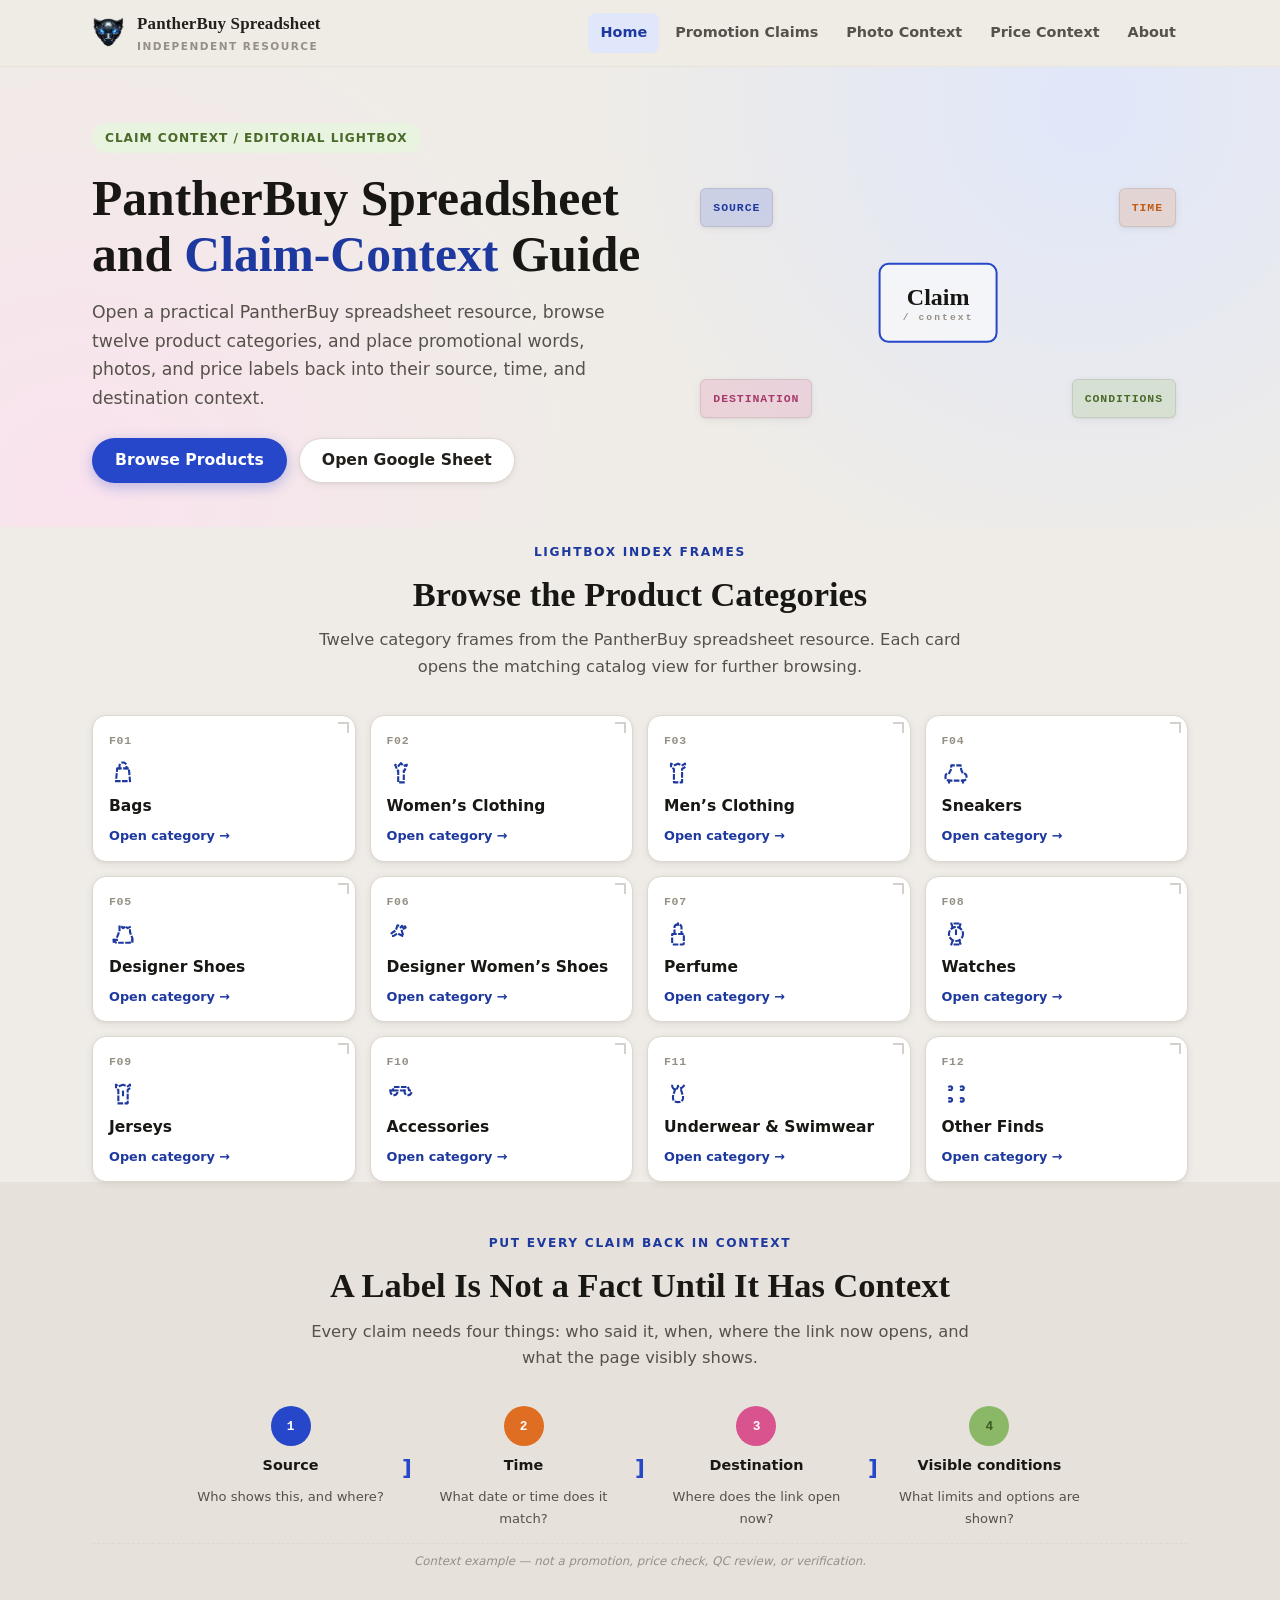
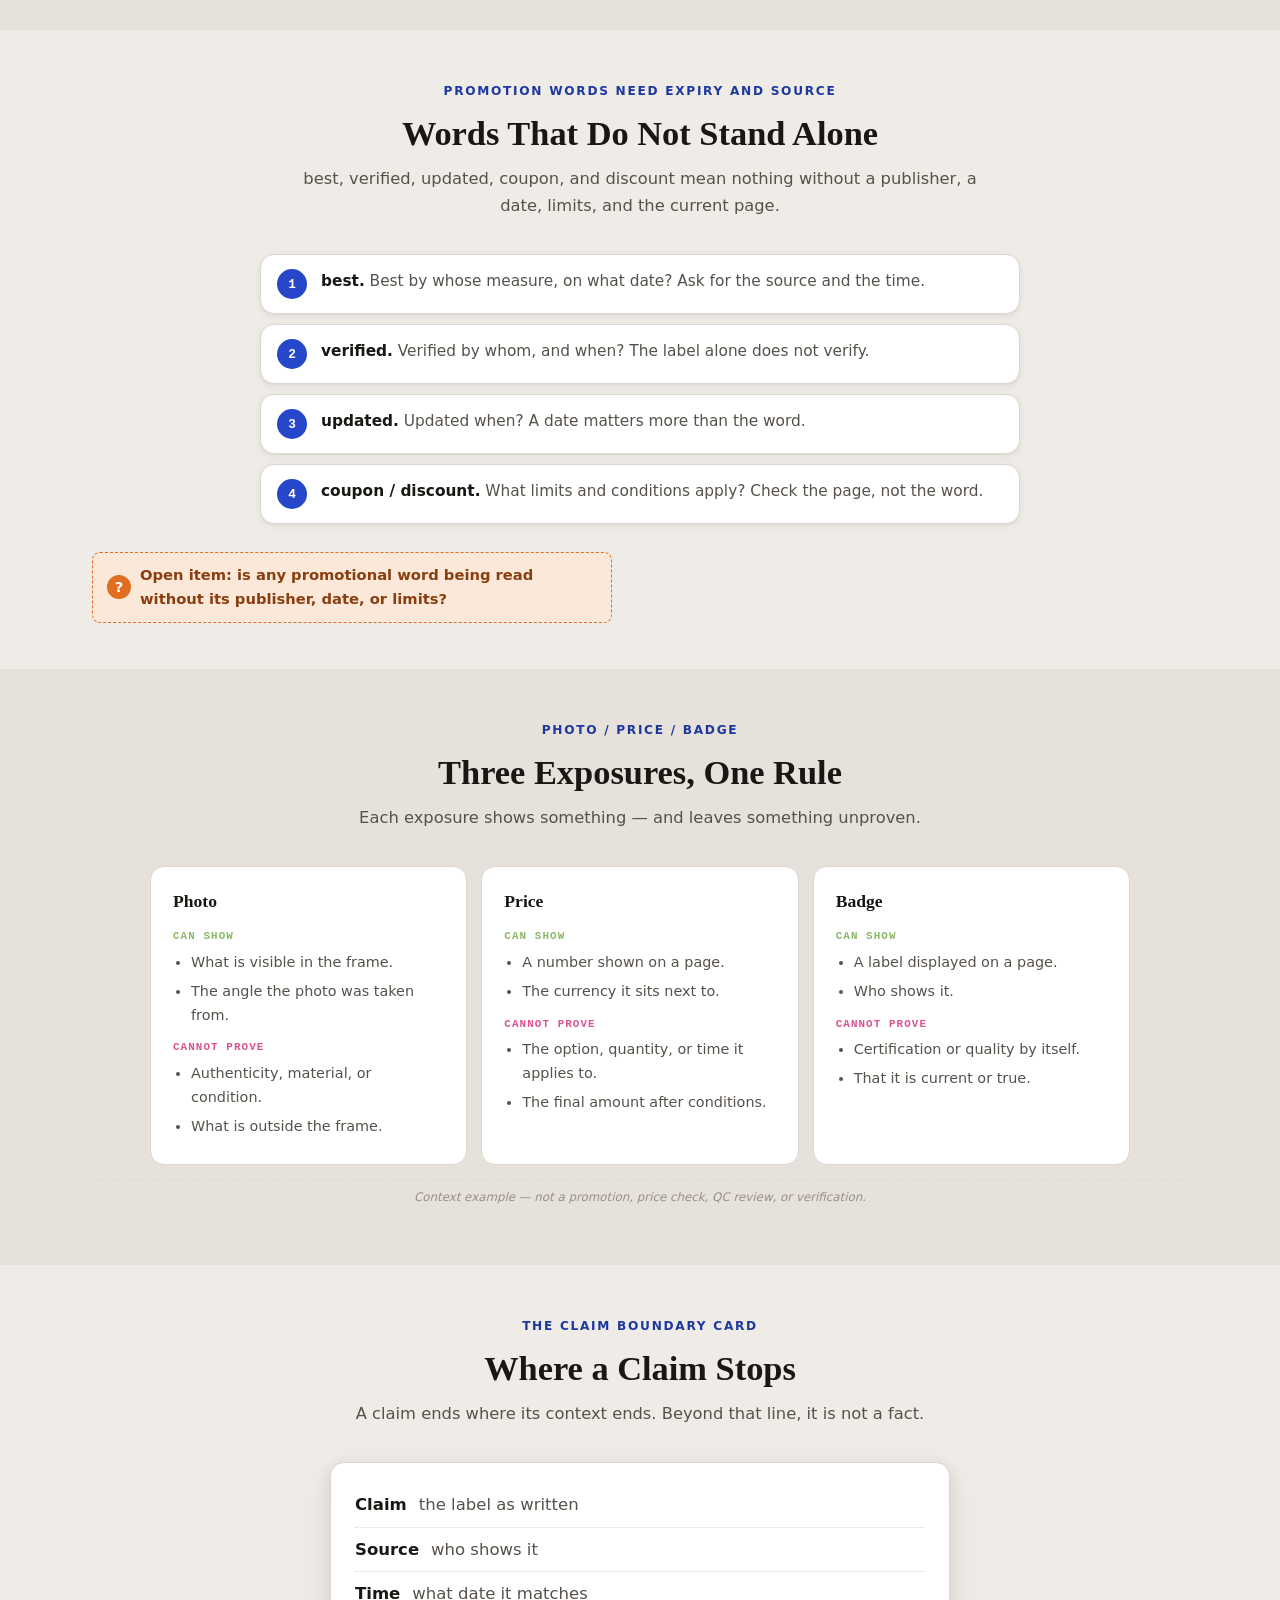
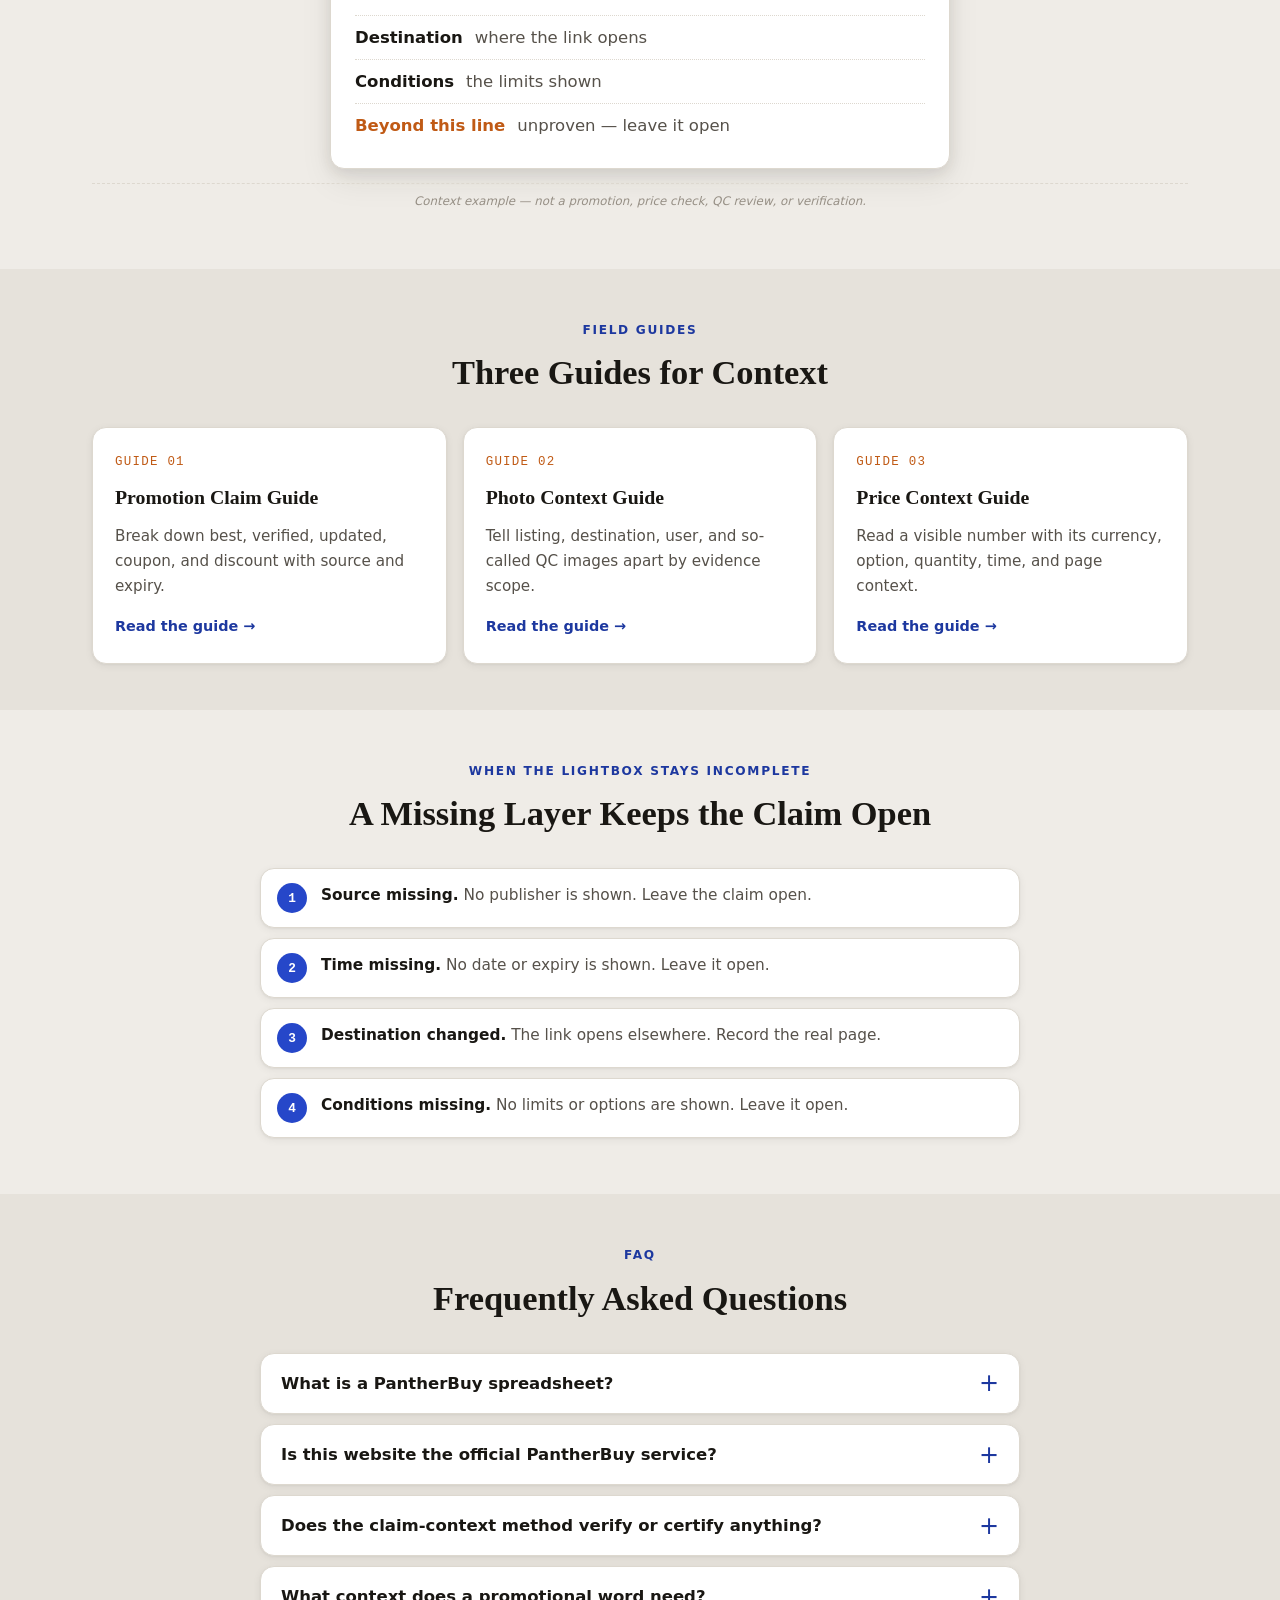
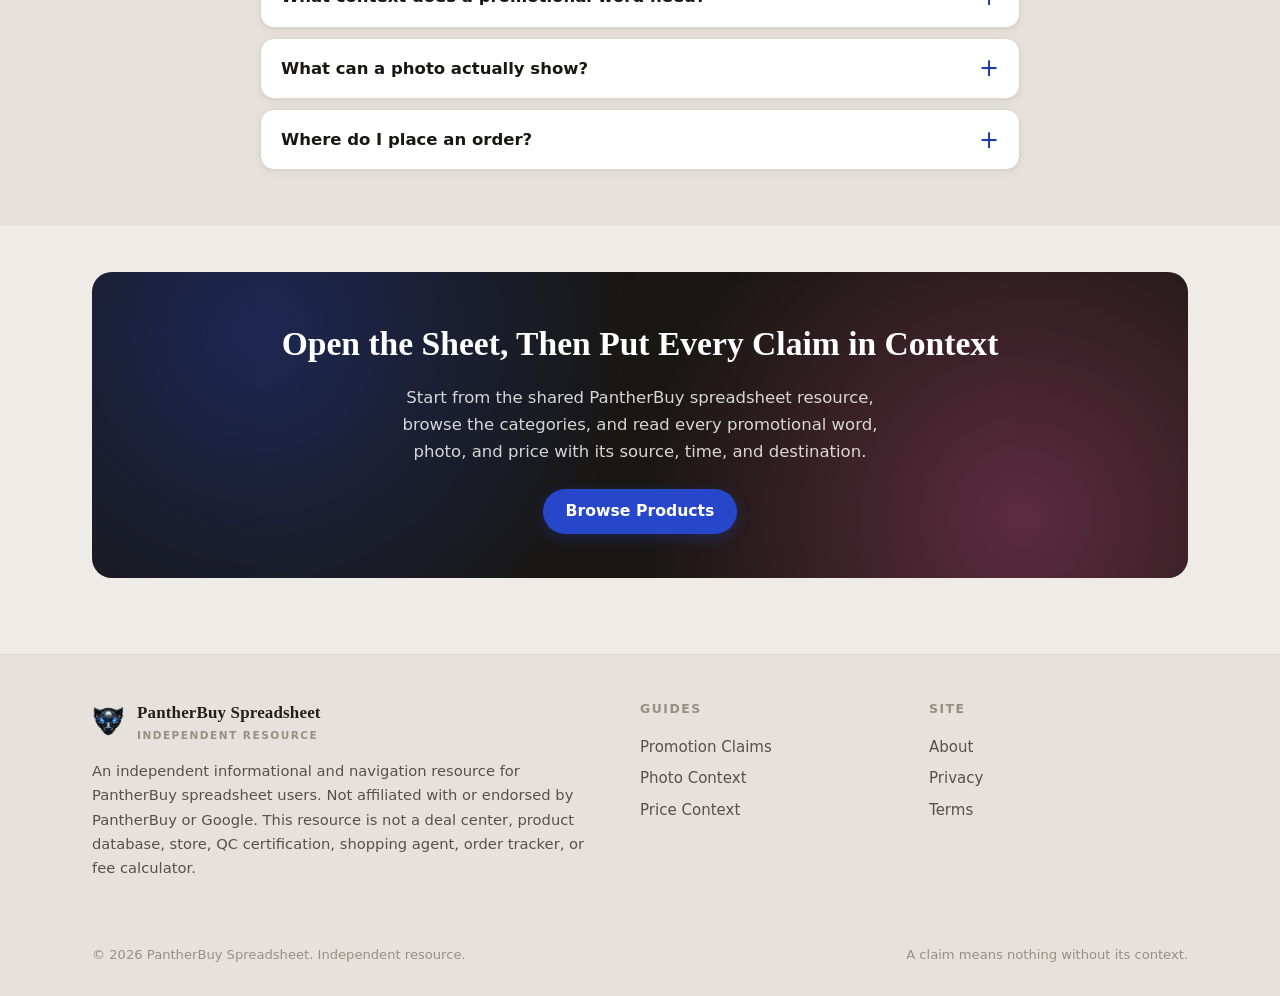
<file: index.html>
<!DOCTYPE html>
<html lang="en">
<head>
  <meta charset="UTF-8">
  <meta name="viewport" content="width=device-width, initial-scale=1.0">
  <script charset="UTF-8" id="LA_COLLECT" src="//sdk.51.la/js-sdk-pro.min.js"></script>
  <script>LA.init({id:"3R7KyZ6nqq0NWQsc",ck:"3R7KyZ6nqq0NWQsc"})</script>
  <meta name="google-site-verification" content="XJH5bWyu3Ub_fdbfXnCgktieLxeAN7sLbtjSL6n2SaM" />
  <title>PantherBuy Spreadsheet &amp; Claim-Context Guide | Independent</title>
  <meta name="description" content="Open a practical PantherBuy spreadsheet resource, browse categories, and place promo words, photos, and prices into source, time, and destination context.">
  <link rel="canonical" href="https://repglide.github.io/pantherbuy-spreadsheet/">
  <link rel="icon" type="image/png" href="./assets/images/favicon.png">
  <link rel="stylesheet" href="./assets/css/styles.css">

  <!-- Open Graph / Twitter -->
  <meta property="og:type" content="website">
  <meta property="og:url" content="https://repglide.github.io/pantherbuy-spreadsheet/">
  <meta property="og:title" content="PantherBuy Spreadsheet &amp; Claim-Context Guide | Independent">
  <meta property="og:description" content="Open a practical PantherBuy spreadsheet resource, browse categories, and place promo words, photos, and prices into source, time, and destination context.">
  <meta name="twitter:card" content="summary">
  <meta name="twitter:title" content="PantherBuy Spreadsheet &amp; Claim-Context Guide | Independent">
  <meta name="twitter:description" content="Open a practical PantherBuy spreadsheet resource, browse categories, and place promo words, photos, and prices into source, time, and destination context.">

  <!-- JSON-LD Structured Data -->
  <script type="application/ld+json">
  {
    "@context": "https://schema.org",
    "@graph": [
      {
        "@type": "WebSite",
        "@id": "https://repglide.github.io/pantherbuy-spreadsheet/#website",
        "url": "https://repglide.github.io/pantherbuy-spreadsheet/",
        "name": "PantherBuy Spreadsheet & Claim-Context Guide",
        "description": "Independent directory and informational guide for PantherBuy spreadsheet users, built around placing promotional words, photos, and price labels back into their source, time, and destination context."
      },
      {
        "@type": "WebPage",
        "@id": "https://repglide.github.io/pantherbuy-spreadsheet/#webpage",
        "url": "https://repglide.github.io/pantherbuy-spreadsheet/",
        "name": "PantherBuy Spreadsheet and Claim-Context Guide",
        "isPartOf": { "@id": "https://repglide.github.io/pantherbuy-spreadsheet/#website" },
        "description": "Open a practical PantherBuy spreadsheet resource, browse categories, and place promo words, photos, and prices into source, time, and destination context."
      },
      {
        "@type": "FAQPage",
        "mainEntity": [
          {
            "@type": "Question",
            "name": "What is a PantherBuy spreadsheet?",
            "acceptedAnswer": {
              "@type": "Answer",
              "text": "A PantherBuy spreadsheet is a shared document that compiles listing references, category groupings, and product links formatted for use with agent shopping services. It is a reference to put in context, not an official, live, or complete product catalog."
            }
          },
          {
            "@type": "Question",
            "name": "Is this website the official PantherBuy service?",
            "acceptedAnswer": {
              "@type": "Answer",
              "text": "No. This website is an independent informational and navigation resource. It is not affiliated with, endorsed by, or operated by PantherBuy or Google."
            }
          },
          {
            "@type": "Question",
            "name": "Does the claim-context method verify or certify anything?",
            "acceptedAnswer": {
              "@type": "Answer",
              "text": "No. The claim-context method is a reading framework. It is not a deal center, product database, store, QC certification, shopping agent, order tracker, or fee calculator."
            }
          },
          {
            "@type": "Question",
            "name": "What context does a promotional word need?",
            "acceptedAnswer": {
              "@type": "Answer",
              "text": "A word like best, verified, updated, coupon, or discount only means something with its publisher, date, limits, and current destination page. Without those, the word is a label, not a fact."
            }
          },
          {
            "@type": "Question",
            "name": "What can a photo actually show?",
            "acceptedAnswer": {
              "@type": "Answer",
              "text": "A photo shows visible features only. A listing image, a destination-page image, a user-provided image, and a so-called QC image each have different evidence scope, and none of them proves authenticity or quality by itself."
            }
          },
          {
            "@type": "Question",
            "name": "Where do I place an order?",
            "acceptedAnswer": {
              "@type": "Answer",
              "text": "After you have put each claim back into context and rechecked the source page, you continue on an external page to submit the item. This website is a navigation resource and does not process orders itself."
            }
          }
        ]
      }
    ]
  }
  </script>
</head>
<body>
  <a href="#main-content" class="skip-link">Skip to main content</a>

  <!-- Header -->
  <header class="site-header">
    <div class="container header-inner">
      <a href="./index.html" class="brand" aria-label="PantherBuy Spreadsheet Home">
        <img src="./assets/images/logo.png" alt="PantherBuy logo" width="34" height="34">
        <span class="brand-name">PantherBuy Spreadsheet<small>Independent Resource</small></span>
      </a>
      <button class="mobile-nav-toggle" aria-expanded="false" aria-label="Toggle navigation menu">
        <svg viewBox="0 0 24 24" fill="none" stroke="currentColor" stroke-width="2" width="22" height="22"><line x1="3" y1="6" x2="21" y2="6"></line><line x1="3" y1="12" x2="21" y2="12"></line><line x1="3" y1="18" x2="21" y2="18"></line></svg>
      </button>
      <nav class="main-nav" aria-label="Primary Navigation">
        <ul>
          <li><a href="./index.html" class="active">Home</a></li>
          <li><a href="./promotion-claim-guide/">Promotion Claims</a></li>
          <li><a href="./photo-context-guide/">Photo Context</a></li>
          <li><a href="./price-context-guide/">Price Context</a></li>
          <li><a href="./about/">About</a></li>
        </ul>
      </nav>
    </div>
  </header>

  <main id="main-content">
    <!-- Hero -->
    <section class="hero-section">
      <div class="container hero-grid">
        <div>
          <span class="hero-badge">Claim Context / Editorial Lightbox</span>
          <h1 class="hero-title">PantherBuy Spreadsheet and <em>Claim-Context</em> Guide</h1>
          <p class="hero-description">Open a practical PantherBuy spreadsheet resource, browse twelve product categories, and place promotional words, photos, and price labels back into their source, time, and destination context.</p>
          <div class="hero-actions">
            <a href="https://repglide.com/?agent=pantherbuy" class="btn btn-primary" target="_blank" rel="nofollow noopener">Browse Products</a>
            <a href="https://docs.google.com/spreadsheets/d/1X_mBsznpECn87tfMloeTtjDb28D9QjPa/edit?usp=sharing&amp;ouid=102900013243329745539&amp;rtpof=true&amp;sd=true" class="btn btn-secondary" target="_blank" rel="noopener">Open Google Sheet</a>
          </div>
        </div>
        <div class="hero-visual" aria-hidden="true">
          <div class="lightbox-hero">
            <div class="lb-sheet lb-source">Source</div>
            <div class="lb-sheet lb-time">Time</div>
            <div class="lb-sheet lb-destination">Destination</div>
            <div class="lb-sheet lb-conditions">Conditions</div>
            <div class="lb-core">Claim<small>/ context</small></div>
          </div>
        </div>
      </div>
    </section>

    <!-- Product Categories (immediately after Hero) -->
    <section class="categories-section" id="categories" aria-labelledby="cat-heading">
      <div class="container">
        <div class="section-header">
          <span class="eyebrow">Lightbox Index Frames</span>
          <h2 class="section-title" id="cat-heading">Browse the Product Categories</h2>
          <p class="section-lead">Twelve category frames from the PantherBuy spreadsheet resource. Each card opens the matching catalog view for further browsing.</p>
        </div>

        <div class="cat-grid">
          <a class="cat-card" href="https://repglide.com/category/bags?agent=pantherbuy" target="_blank" rel="nofollow noopener">
            <span class="cat-top"><span class="cat-index">F01</span></span>
            <span class="cat-icon" aria-hidden="true"><svg viewBox="0 0 24 24" fill="none" stroke="currentColor" stroke-width="1.8" stroke-linecap="square" stroke-linejoin="round" stroke-dasharray="3 3"><path d="M7 8h10l1 11H6L7 8Z"/><path d="M9 8V6a3 3 0 0 1 6 0v2"/></svg></span>
            <span class="cat-name">Bags</span>
            <span class="cat-arrow">Open category →</span>
          </a>
          <a class="cat-card" href="https://repglide.com/category/womens-clothing?agent=pantherbuy" target="_blank" rel="nofollow noopener">
            <span class="cat-top"><span class="cat-index">F02</span></span>
            <span class="cat-icon" aria-hidden="true"><svg viewBox="0 0 24 24" fill="none" stroke="currentColor" stroke-width="1.8" stroke-linecap="square" stroke-linejoin="round" stroke-dasharray="3 3"><path d="M12 3.5 9.8 6 7 5l2 5h.6V20h4.8V10H15l2-5-2.8 1L12 3.5Z"/></svg></span>
            <span class="cat-name">Women&rsquo;s Clothing</span>
            <span class="cat-arrow">Open category →</span>
          </a>
          <a class="cat-card" href="https://repglide.com/category/mens-clothing?agent=pantherbuy" target="_blank" rel="nofollow noopener">
            <span class="cat-top"><span class="cat-index">F03</span></span>
            <span class="cat-icon" aria-hidden="true"><svg viewBox="0 0 24 24" fill="none" stroke="currentColor" stroke-width="1.8" stroke-linecap="square" stroke-linejoin="round" stroke-dasharray="3 3"><path d="M12 4 8.5 5.5 6 4v3l2.5 1.5V20h7V8.5L18 7V4l-2.5 1.5L12 4Z"/></svg></span>
            <span class="cat-name">Men&rsquo;s Clothing</span>
            <span class="cat-arrow">Open category →</span>
          </a>
          <a class="cat-card" href="https://repglide.com/category/sneakers?agent=pantherbuy" target="_blank" rel="nofollow noopener">
            <span class="cat-top"><span class="cat-index">F04</span></span>
            <span class="cat-icon" aria-hidden="true"><svg viewBox="0 0 24 24" fill="none" stroke="currentColor" stroke-width="1.8" stroke-linecap="square" stroke-linejoin="round" stroke-dasharray="3 3"><path d="M3 16v-1.5c0-1 1-2 2-2h1l1.5-3L8 5.5h8l.5 4L18 12.5h1c1 0 2 1 2 2V16c0 1.5-1.5 2.5-3 2.5H6c-1.5 0-3-1-3-2.5Z"/><path d="M6 18.5V20M18 18.5V20"/></svg></span>
            <span class="cat-name">Sneakers</span>
            <span class="cat-arrow">Open category →</span>
          </a>
          <a class="cat-card" href="https://repglide.com/category/designer-shoes?agent=pantherbuy" target="_blank" rel="nofollow noopener">
            <span class="cat-top"><span class="cat-index">F05</span></span>
            <span class="cat-icon" aria-hidden="true"><svg viewBox="0 0 24 24" fill="none" stroke="currentColor" stroke-width="1.8" stroke-linecap="square" stroke-linejoin="round" stroke-dasharray="3 3"><path d="M4 17c0 1.5 1.5 2.5 3 2.5h10c1.5 0 3-1 3-2.5v-1.5l-2-5V6l-2 1-1-1-1 1-1-1-1 1-1-1-2-1v4.5l-2 5V17Z"/><path d="M4 17v1.5M20 17v1.5"/></svg></span>
            <span class="cat-name">Designer Shoes</span>
            <span class="cat-arrow">Open category →</span>
          </a>
          <a class="cat-card" href="https://repglide.com/category/designer-womens-shoes?agent=pantherbuy" target="_blank" rel="nofollow noopener">
            <span class="cat-top"><span class="cat-index">F06</span></span>
            <span class="cat-icon" aria-hidden="true"><svg viewBox="0 0 24 24" fill="none" stroke="currentColor" stroke-width="1.8" stroke-linecap="square" stroke-linejoin="round" stroke-dasharray="3 3"><path d="M9 4.5 7.5 9 5 10.5c-1 .5-1.5 1.5-1 2.5s2 1 2.5 0L9 11.5 14 14l-1.5-5.5L16 6.5 15 5l-1.5 1.5L13 5l-1.5 1.5L10 5 9 4.5Z"/></svg></span>
            <span class="cat-name">Designer Women&rsquo;s Shoes</span>
            <span class="cat-arrow">Open category →</span>
          </a>
          <a class="cat-card" href="https://repglide.com/category/perfume?agent=pantherbuy" target="_blank" rel="nofollow noopener">
            <span class="cat-top"><span class="cat-index">F07</span></span>
            <span class="cat-icon" aria-hidden="true"><svg viewBox="0 0 24 24" fill="none" stroke="currentColor" stroke-width="1.8" stroke-linecap="square" stroke-linejoin="round" stroke-dasharray="3 3"><path d="M9 12V6a2 2 0 0 1 2-2h2a2 2 0 0 1 2 2v6"/><path d="M7 12h10v8a1 1 0 0 1-1 1H8a1 1 0 0 1-1-1v-8Z"/><path d="M12 4V3"/></svg></span>
            <span class="cat-name">Perfume</span>
            <span class="cat-arrow">Open category →</span>
          </a>
          <a class="cat-card" href="https://repglide.com/category/watches?agent=pantherbuy" target="_blank" rel="nofollow noopener">
            <span class="cat-top"><span class="cat-index">F08</span></span>
            <span class="cat-icon" aria-hidden="true"><svg viewBox="0 0 24 24" fill="none" stroke="currentColor" stroke-width="1.8" stroke-linecap="square" stroke-linejoin="round" stroke-dasharray="3 3"><circle cx="12" cy="12" r="6"/><path d="M12 9v3l2 2"/><path d="M9 6 8 3h8l-1 3"/><path d="M9 18l-1 3h8l-1-3"/></svg></span>
            <span class="cat-name">Watches</span>
            <span class="cat-arrow">Open category →</span>
          </a>
          <a class="cat-card" href="https://repglide.com/category/jerseys?agent=pantherbuy" target="_blank" rel="nofollow noopener">
            <span class="cat-top"><span class="cat-index">F09</span></span>
            <span class="cat-icon" aria-hidden="true"><svg viewBox="0 0 24 24" fill="none" stroke="currentColor" stroke-width="1.8" stroke-linecap="square" stroke-linejoin="round" stroke-dasharray="3 3"><path d="M12 4 8 5.5 6 4v3l2 1.5V20h8V8.5L18 7V4l-2 1.5L12 4Z"/><path d="M12 10v3"/></svg></span>
            <span class="cat-name">Jerseys</span>
            <span class="cat-arrow">Open category →</span>
          </a>
          <a class="cat-card" href="https://repglide.com/category/accessories?agent=pantherbuy" target="_blank" rel="nofollow noopener">
            <span class="cat-top"><span class="cat-index">F10</span></span>
            <span class="cat-icon" aria-hidden="true"><svg viewBox="0 0 24 24" fill="none" stroke="currentColor" stroke-width="1.8" stroke-linecap="square" stroke-linejoin="round" stroke-dasharray="3 3"><path d="M3 9h2l1-3h12l1 3h2"/><path d="M3 9v1a3 3 0 0 0 6 0V9"/><path d="M15 9v1a3 3 0 0 0 6 0V9"/><path d="M6 9h12"/></svg></span>
            <span class="cat-name">Accessories</span>
            <span class="cat-arrow">Open category →</span>
          </a>
          <a class="cat-card" href="https://repglide.com/category/underwear-swimwear?agent=pantherbuy" target="_blank" rel="nofollow noopener">
            <span class="cat-top"><span class="cat-index">F11</span></span>
            <span class="cat-icon" aria-hidden="true"><svg viewBox="0 0 24 24" fill="none" stroke="currentColor" stroke-width="1.8" stroke-linecap="square" stroke-linejoin="round" stroke-dasharray="3 3"><path d="M7 5c0 2 1.5 3 2.5 3S12 7 12 5c0 1 1.5 2 2.5 2S17 5 17 5"/><path d="M9.5 8 8 13c-1 3 0 6 4 6s5-3 4-6l-1.5-5"/></svg></span>
            <span class="cat-name">Underwear &amp; Swimwear</span>
            <span class="cat-arrow">Open category →</span>
          </a>
          <a class="cat-card" href="https://repglide.com/category/other?agent=pantherbuy" target="_blank" rel="nofollow noopener">
            <span class="cat-top"><span class="cat-index">F12</span></span>
            <span class="cat-icon" aria-hidden="true"><svg viewBox="0 0 24 24" fill="none" stroke="currentColor" stroke-width="1.8" stroke-linecap="square" stroke-linejoin="round" stroke-dasharray="3 3"><circle cx="7" cy="7" r="1.6"/><circle cx="17" cy="7" r="1.6"/><circle cx="7" cy="17" r="1.6"/><circle cx="17" cy="17" r="1.6"/></svg></span>
            <span class="cat-name">Other Finds</span>
            <span class="cat-arrow">Open category →</span>
          </a>
        </div>
      </div>
    </section>

    <!-- Put Every Claim Back in Context -->
    <section class="section section-alt" id="claim-context" aria-labelledby="cc-heading">
      <div class="container">
        <div class="section-header">
          <span class="eyebrow">Put Every Claim Back in Context</span>
          <h2 class="section-title" id="cc-heading">A Label Is Not a Fact Until It Has Context</h2>
          <p class="section-lead">Every claim needs four things: who said it, when, where the link now opens, and what the page visibly shows.</p>
        </div>

        <div class="claim">
          <div class="claim-step" data-c="1">
            <span class="claim-dot">1</span>
            <span class="claim-label">Source</span>
            <span class="claim-desc">Who shows this, and where?</span>
          </div>
          <span class="claim-bracket" aria-hidden="true">]</span>
          <div class="claim-step" data-c="2">
            <span class="claim-dot">2</span>
            <span class="claim-label">Time</span>
            <span class="claim-desc">What date or time does it match?</span>
          </div>
          <span class="claim-bracket" aria-hidden="true">]</span>
          <div class="claim-step" data-c="3">
            <span class="claim-dot">3</span>
            <span class="claim-label">Destination</span>
            <span class="claim-desc">Where does the link open now?</span>
          </div>
          <span class="claim-bracket" aria-hidden="true">]</span>
          <div class="claim-step" data-c="4">
            <span class="claim-dot">4</span>
            <span class="claim-label">Visible conditions</span>
            <span class="claim-desc">What limits and options are shown?</span>
          </div>
        </div>
        <p class="example-flag" style="display:block;text-align:center;">Context example — not a promotion, price check, QC review, or verification.</p>
      </div>
    </section>

    <!-- Promotion Words Need Expiry and Source -->
    <section class="section" id="promotion-words" aria-labelledby="pw-heading">
      <div class="container">
        <div class="section-header">
          <span class="eyebrow">Promotion Words Need Expiry and Source</span>
          <h2 class="section-title" id="pw-heading">Words That Do Not Stand Alone</h2>
          <p class="section-lead">best, verified, updated, coupon, and discount mean nothing without a publisher, a date, limits, and the current page.</p>
        </div>
        <ul class="sig-list">
          <li><span class="sig-num">1</span><p><strong>best.</strong> Best by whose measure, on what date? Ask for the source and the time.</p></li>
          <li><span class="sig-num">2</span><p><strong>verified.</strong> Verified by whom, and when? The label alone does not verify.</p></li>
          <li><span class="sig-num">3</span><p><strong>updated.</strong> Updated when? A date matters more than the word.</p></li>
          <li><span class="sig-num">4</span><p><strong>coupon / discount.</strong> What limits and conditions apply? Check the page, not the word.</p></li>
        </ul>
        <div class="open-note" style="max-width:520px;margin:18px auto 0;"><span class="qmark">?</span>Open item: is any promotional word being read without its publisher, date, or limits?</div>
      </div>
    </section>

    <!-- Photo / Price / Badge -->
    <section class="section section-alt" id="exposure" aria-labelledby="exp-heading">
      <div class="container">
        <div class="section-header">
          <span class="eyebrow">Photo / Price / Badge</span>
          <h2 class="section-title" id="exp-heading">Three Exposures, One Rule</h2>
          <p class="section-lead">Each exposure shows something — and leaves something unproven.</p>
        </div>
        <div class="exp-grid">
          <div class="exp-panel">
            <h3>Photo</h3>
            <div class="exp-can"><strong>Can show</strong><ul><li>What is visible in the frame.</li><li>The angle the photo was taken from.</li></ul></div>
            <div class="exp-cannot"><strong>Cannot prove</strong><ul><li>Authenticity, material, or condition.</li><li>What is outside the frame.</li></ul></div>
          </div>
          <div class="exp-panel">
            <h3>Price</h3>
            <div class="exp-can"><strong>Can show</strong><ul><li>A number shown on a page.</li><li>The currency it sits next to.</li></ul></div>
            <div class="exp-cannot"><strong>Cannot prove</strong><ul><li>The option, quantity, or time it applies to.</li><li>The final amount after conditions.</li></ul></div>
          </div>
          <div class="exp-panel">
            <h3>Badge</h3>
            <div class="exp-can"><strong>Can show</strong><ul><li>A label displayed on a page.</li><li>Who shows it.</li></ul></div>
            <div class="exp-cannot"><strong>Cannot prove</strong><ul><li>Certification or quality by itself.</li><li>That it is current or true.</li></ul></div>
          </div>
        </div>
        <p class="example-flag" style="display:block;text-align:center;">Context example — not a promotion, price check, QC review, or verification.</p>
      </div>
    </section>

    <!-- The Claim Boundary Card -->
    <section class="section" id="boundary-card" aria-labelledby="bc-heading">
      <div class="container">
        <div class="section-header">
          <span class="eyebrow">The Claim Boundary Card</span>
          <h2 class="section-title" id="bc-heading">Where a Claim Stops</h2>
          <p class="section-lead">A claim ends where its context ends. Beyond that line, it is not a fact.</p>
        </div>
        <div class="boundary-card">
          <div class="bc-row"><span class="bc-field">Claim</span><span class="bc-val">the label as written</span></div>
          <div class="bc-row"><span class="bc-field">Source</span><span class="bc-val">who shows it</span></div>
          <div class="bc-row"><span class="bc-field">Time</span><span class="bc-val">what date it matches</span></div>
          <div class="bc-row"><span class="bc-field">Destination</span><span class="bc-val">where the link opens</span></div>
          <div class="bc-row"><span class="bc-field">Conditions</span><span class="bc-val">the limits shown</span></div>
          <div class="bc-row"><span class="bc-field warn">Beyond this line</span><span class="bc-val">unproven — leave it open</span></div>
        </div>
        <p class="example-flag" style="display:block;text-align:center;">Context example — not a promotion, price check, QC review, or verification.</p>
      </div>
    </section>

    <!-- Guide entries -->
    <section class="section section-alt" id="guides" aria-labelledby="guides-heading">
      <div class="container">
        <div class="section-header">
          <span class="eyebrow">Field Guides</span>
          <h2 class="section-title" id="guides-heading">Three Guides for Context</h2>
        </div>
        <div class="guide-grid">
          <a class="guide-card" href="./promotion-claim-guide/">
            <span class="guide-num">GUIDE 01</span>
            <h3>Promotion Claim Guide</h3>
            <p>Break down best, verified, updated, coupon, and discount with source and expiry.</p>
            <span class="guide-cta">Read the guide →</span>
          </a>
          <a class="guide-card" href="./photo-context-guide/">
            <span class="guide-num">GUIDE 02</span>
            <h3>Photo Context Guide</h3>
            <p>Tell listing, destination, user, and so-called QC images apart by evidence scope.</p>
            <span class="guide-cta">Read the guide →</span>
          </a>
          <a class="guide-card" href="./price-context-guide/">
            <span class="guide-num">GUIDE 03</span>
            <h3>Price Context Guide</h3>
            <p>Read a visible number with its currency, option, quantity, time, and page context.</p>
            <span class="guide-cta">Read the guide →</span>
          </a>
        </div>
      </div>
    </section>

    <!-- When the Lightbox Stays Incomplete -->
    <section class="section" id="incomplete" aria-labelledby="inc-heading">
      <div class="container">
        <div class="section-header">
          <span class="eyebrow">When the Lightbox Stays Incomplete</span>
          <h2 class="section-title" id="inc-heading">A Missing Layer Keeps the Claim Open</h2>
        </div>
        <ul class="sig-list">
          <li><span class="sig-num">1</span><p><strong>Source missing.</strong> No publisher is shown. Leave the claim open.</p></li>
          <li><span class="sig-num">2</span><p><strong>Time missing.</strong> No date or expiry is shown. Leave it open.</p></li>
          <li><span class="sig-num">3</span><p><strong>Destination changed.</strong> The link opens elsewhere. Record the real page.</p></li>
          <li><span class="sig-num">4</span><p><strong>Conditions missing.</strong> No limits or options are shown. Leave it open.</p></li>
        </ul>
      </div>
    </section>

    <!-- FAQ -->
    <section class="section section-alt" id="faq" aria-labelledby="faq-heading">
      <div class="container">
        <div class="section-header">
          <span class="eyebrow">FAQ</span>
          <h2 class="section-title" id="faq-heading">Frequently Asked Questions</h2>
        </div>
        <div class="faq-list">
          <details class="faq-item">
            <summary>What is a PantherBuy spreadsheet?</summary>
            <div class="faq-body"><p>A PantherBuy spreadsheet is a shared document that compiles listing references, category groupings, and product links formatted for use with agent shopping services. It is a reference to put in context, not an official, live, or complete product catalog.</p></div>
          </details>
          <details class="faq-item">
            <summary>Is this website the official PantherBuy service?</summary>
            <div class="faq-body"><p>No. This website is an independent informational and navigation resource. It is not affiliated with, endorsed by, or operated by PantherBuy or Google.</p></div>
          </details>
          <details class="faq-item">
            <summary>Does the claim-context method verify or certify anything?</summary>
            <div class="faq-body"><p>No. The claim-context method is a reading framework. It is not a deal center, product database, store, QC certification, shopping agent, order tracker, or fee calculator.</p></div>
          </details>
          <details class="faq-item">
            <summary>What context does a promotional word need?</summary>
            <div class="faq-body"><p>A word like best, verified, updated, coupon, or discount only means something with its publisher, date, limits, and current destination page. Without those, the word is a label, not a fact.</p></div>
          </details>
          <details class="faq-item">
            <summary>What can a photo actually show?</summary>
            <div class="faq-body"><p>A photo shows visible features only. A listing image, a destination-page image, a user-provided image, and a so-called QC image each have different evidence scope, and none of them proves authenticity or quality by itself.</p></div>
          </details>
          <details class="faq-item">
            <summary>Where do I place an order?</summary>
            <div class="faq-body"><p>After you have put each claim back into context and rechecked the source page, you continue on an external page to submit the item. This website is a navigation resource and does not process orders itself.</p></div>
          </details>
        </div>
      </div>
    </section>

    <!-- Final CTA -->
    <section class="section" aria-labelledby="cta-heading">
      <div class="container">
        <div class="final-cta">
          <h2 id="cta-heading">Open the Sheet, Then Put Every Claim in Context</h2>
          <p>Start from the shared PantherBuy spreadsheet resource, browse the categories, and read every promotional word, photo, and price with its source, time, and destination.</p>
          <a href="https://repglide.com/?agent=pantherbuy" class="btn btn-primary" target="_blank" rel="nofollow noopener">Browse Products</a>
        </div>
      </div>
    </section>
  </main>

  <!-- Footer -->
  <footer class="site-footer">
    <div class="container">
      <div class="footer-grid">
        <div class="footer-brand">
          <a href="./index.html" class="brand" aria-label="PantherBuy Spreadsheet Home">
            <img src="./assets/images/logo.png" alt="PantherBuy logo" width="30" height="30">
            <span class="brand-name">PantherBuy Spreadsheet<small>Independent Resource</small></span>
          </a>
          <p>An independent informational and navigation resource for PantherBuy spreadsheet users. Not affiliated with or endorsed by PantherBuy or Google. This resource is not a deal center, product database, store, QC certification, shopping agent, order tracker, or fee calculator.</p>
        </div>
        <div class="footer-col">
          <h4>Guides</h4>
          <ul>
            <li><a href="./promotion-claim-guide/">Promotion Claims</a></li>
            <li><a href="./photo-context-guide/">Photo Context</a></li>
            <li><a href="./price-context-guide/">Price Context</a></li>
          </ul>
        </div>
        <div class="footer-col">
          <h4>Site</h4>
          <ul>
            <li><a href="./about/">About</a></li>
            <li><a href="./privacy/">Privacy</a></li>
            <li><a href="./terms/">Terms</a></li>
          </ul>
        </div>
      </div>
      <div class="footer-bottom">
        <span>&copy; <span id="year">2026</span> PantherBuy Spreadsheet. Independent resource.</span>
        <span>A claim means nothing without its context.</span>
      </div>
    </div>
  </footer>

  <script src="./assets/js/main.js"></script>
</body>
</html>
</file>
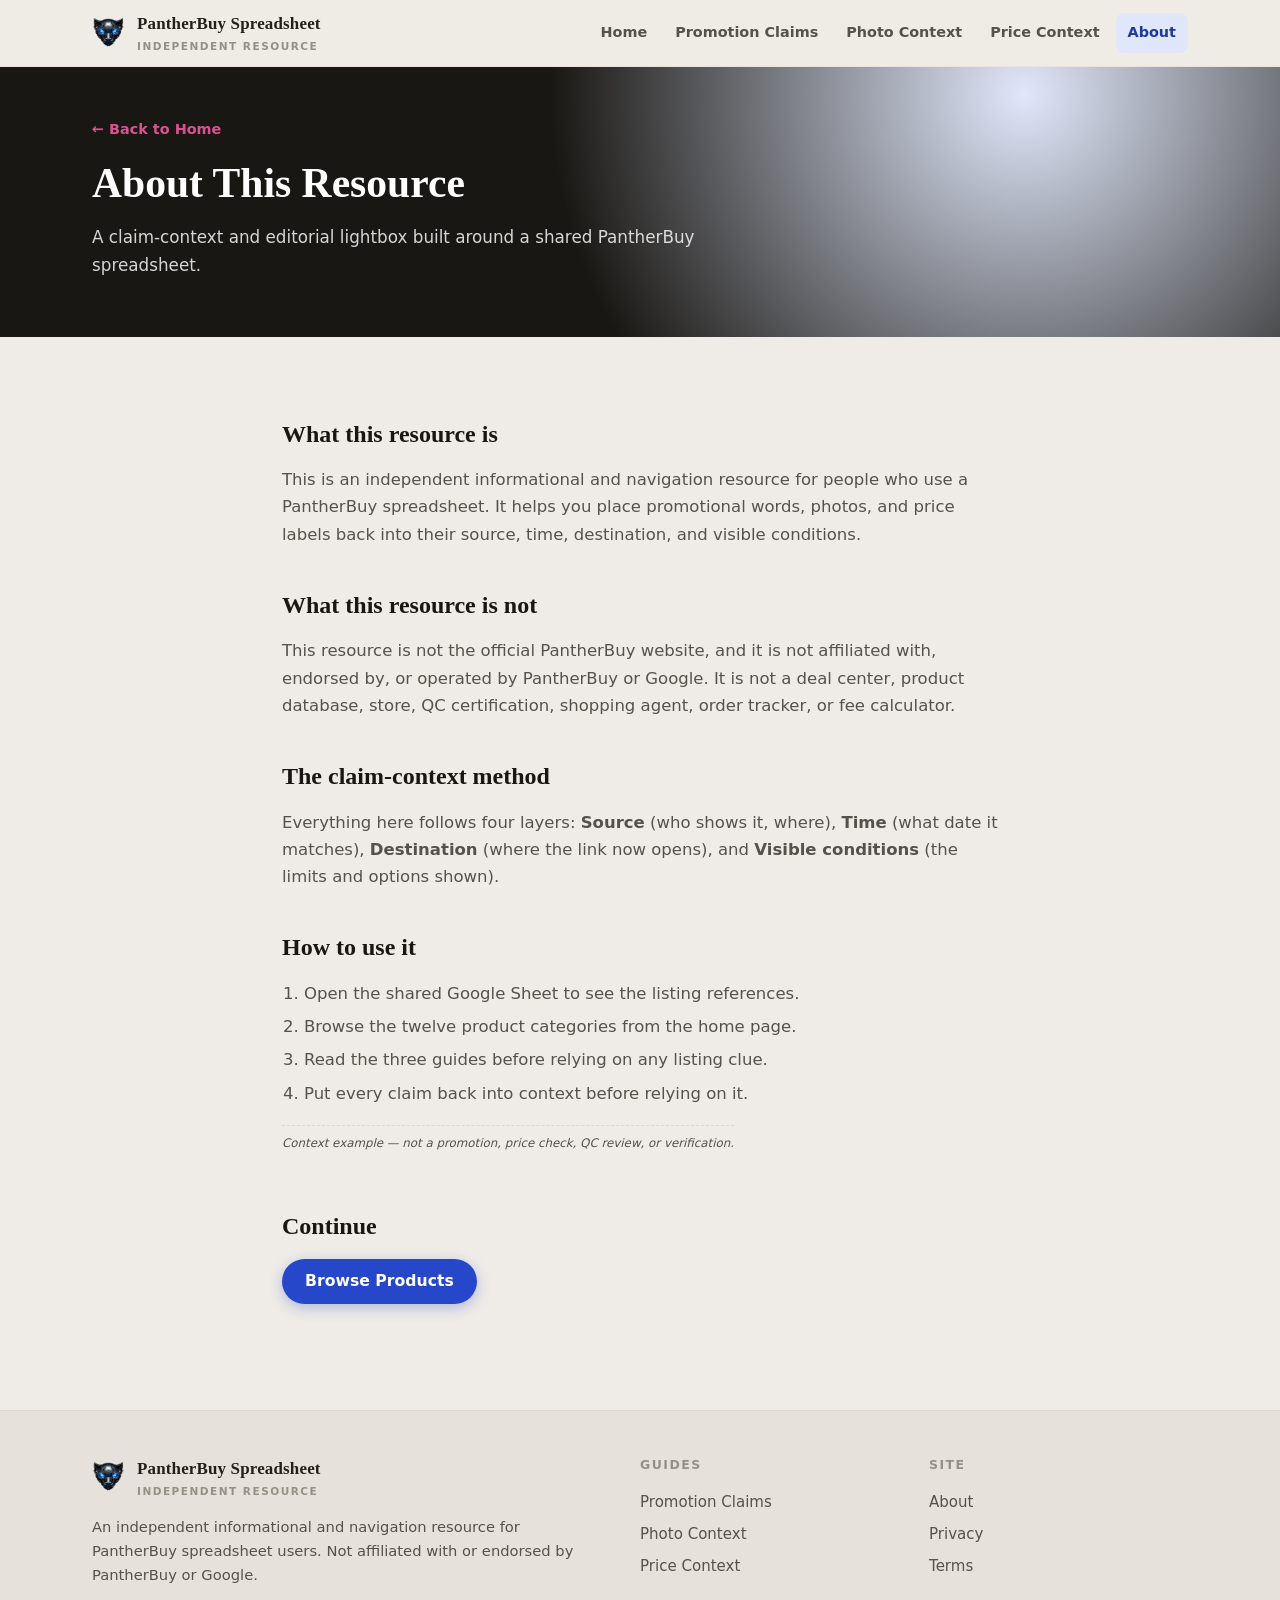
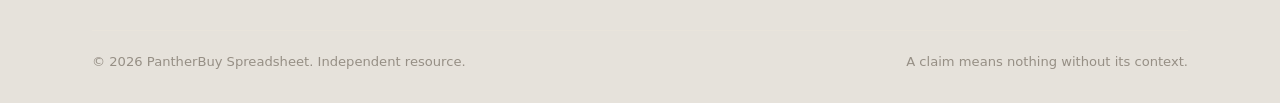
<file: about/index.html>
<!DOCTYPE html>
<html lang="en">
<head>
  <meta charset="UTF-8">
  <meta name="viewport" content="width=device-width, initial-scale=1.0">
  <title>About | PantherBuy Spreadsheet</title>
  <meta name="description" content="About this independent PantherBuy spreadsheet resource: a claim-context and editorial lightbox, not an official PantherBuy service.">
  <link rel="canonical" href="https://repglide.github.io/pantherbuy-spreadsheet/about/">
  <link rel="icon" type="image/png" href="../assets/images/favicon.png">
  <link rel="stylesheet" href="../assets/css/styles.css">
  <meta name="robots" content="index, follow">
</head>
<body>
  <a href="#main-content" class="skip-link">Skip to main content</a>

  <header class="site-header">
    <div class="container header-inner">
      <a href="../index.html" class="brand" aria-label="PantherBuy Spreadsheet Home">
        <img src="../assets/images/logo.png" alt="PantherBuy logo" width="34" height="34">
        <span class="brand-name">PantherBuy Spreadsheet<small>Independent Resource</small></span>
      </a>
      <button class="mobile-nav-toggle" aria-expanded="false" aria-label="Toggle navigation menu">
        <svg viewBox="0 0 24 24" fill="none" stroke="currentColor" stroke-width="2" width="22" height="22"><line x1="3" y1="6" x2="21" y2="6"></line><line x1="3" y1="12" x2="21" y2="12"></line><line x1="3" y1="18" x2="21" y2="18"></line></svg>
      </button>
      <nav class="main-nav" aria-label="Primary Navigation">
        <ul>
          <li><a href="../index.html">Home</a></li>
          <li><a href="../promotion-claim-guide/">Promotion Claims</a></li>
          <li><a href="../photo-context-guide/">Photo Context</a></li>
          <li><a href="../price-context-guide/">Price Context</a></li>
          <li><a href="../about/" class="active">About</a></li>
        </ul>
      </nav>
    </div>
  </header>

  <main id="main-content">
    <section class="page-hero">
      <div class="container">
        <a class="back-link" href="../index.html">← Back to Home</a>
        <h1>About This Resource</h1>
        <p>A claim-context and editorial lightbox built around a shared PantherBuy spreadsheet.</p>
      </div>
    </section>

    <div class="article-body">
      <h2>What this resource is</h2>
      <p>This is an independent informational and navigation resource for people who use a PantherBuy spreadsheet. It helps you place promotional words, photos, and price labels back into their source, time, destination, and visible conditions.</p>

      <h2>What this resource is not</h2>
      <p>This resource is not the official PantherBuy website, and it is not affiliated with, endorsed by, or operated by PantherBuy or Google. It is not a deal center, product database, store, QC certification, shopping agent, order tracker, or fee calculator.</p>

      <h2>The claim-context method</h2>
      <p>Everything here follows four layers: <strong>Source</strong> (who shows it, where), <strong>Time</strong> (what date it matches), <strong>Destination</strong> (where the link now opens), and <strong>Visible conditions</strong> (the limits and options shown).</p>

      <h2>How to use it</h2>
      <ol>
        <li>Open the shared Google Sheet to see the listing references.</li>
        <li>Browse the twelve product categories from the home page.</li>
        <li>Read the three guides before relying on any listing clue.</li>
        <li>Put every claim back into context before relying on it.</li>
      </ol>

      <p class="example-flag">Context example — not a promotion, price check, QC review, or verification.</p>

      <h2>Continue</h2>
      <p><a href="https://repglide.com/?agent=pantherbuy" class="btn btn-primary" target="_blank" rel="nofollow noopener">Browse Products</a></p>
    </div>
  </main>

  <footer class="site-footer">
    <div class="container">
      <div class="footer-grid">
        <div class="footer-brand">
          <a href="../index.html" class="brand" aria-label="PantherBuy Spreadsheet Home">
            <img src="../assets/images/logo.png" alt="PantherBuy logo" width="30" height="30">
            <span class="brand-name">PantherBuy Spreadsheet<small>Independent Resource</small></span>
          </a>
          <p>An independent informational and navigation resource for PantherBuy spreadsheet users. Not affiliated with or endorsed by PantherBuy or Google.</p>
        </div>
        <div class="footer-col">
          <h4>Guides</h4>
          <ul>
            <li><a href="../promotion-claim-guide/">Promotion Claims</a></li>
            <li><a href="../photo-context-guide/">Photo Context</a></li>
            <li><a href="../price-context-guide/">Price Context</a></li>
          </ul>
        </div>
        <div class="footer-col">
          <h4>Site</h4>
          <ul>
            <li><a href="../about/">About</a></li>
            <li><a href="../privacy/">Privacy</a></li>
            <li><a href="../terms/">Terms</a></li>
          </ul>
        </div>
      </div>
      <div class="footer-bottom">
        <span>&copy; <span id="year">2026</span> PantherBuy Spreadsheet. Independent resource.</span>
        <span>A claim means nothing without its context.</span>
      </div>
    </div>
  </footer>

  <script src="../assets/js/main.js"></script>
</body>
</html>
</file>
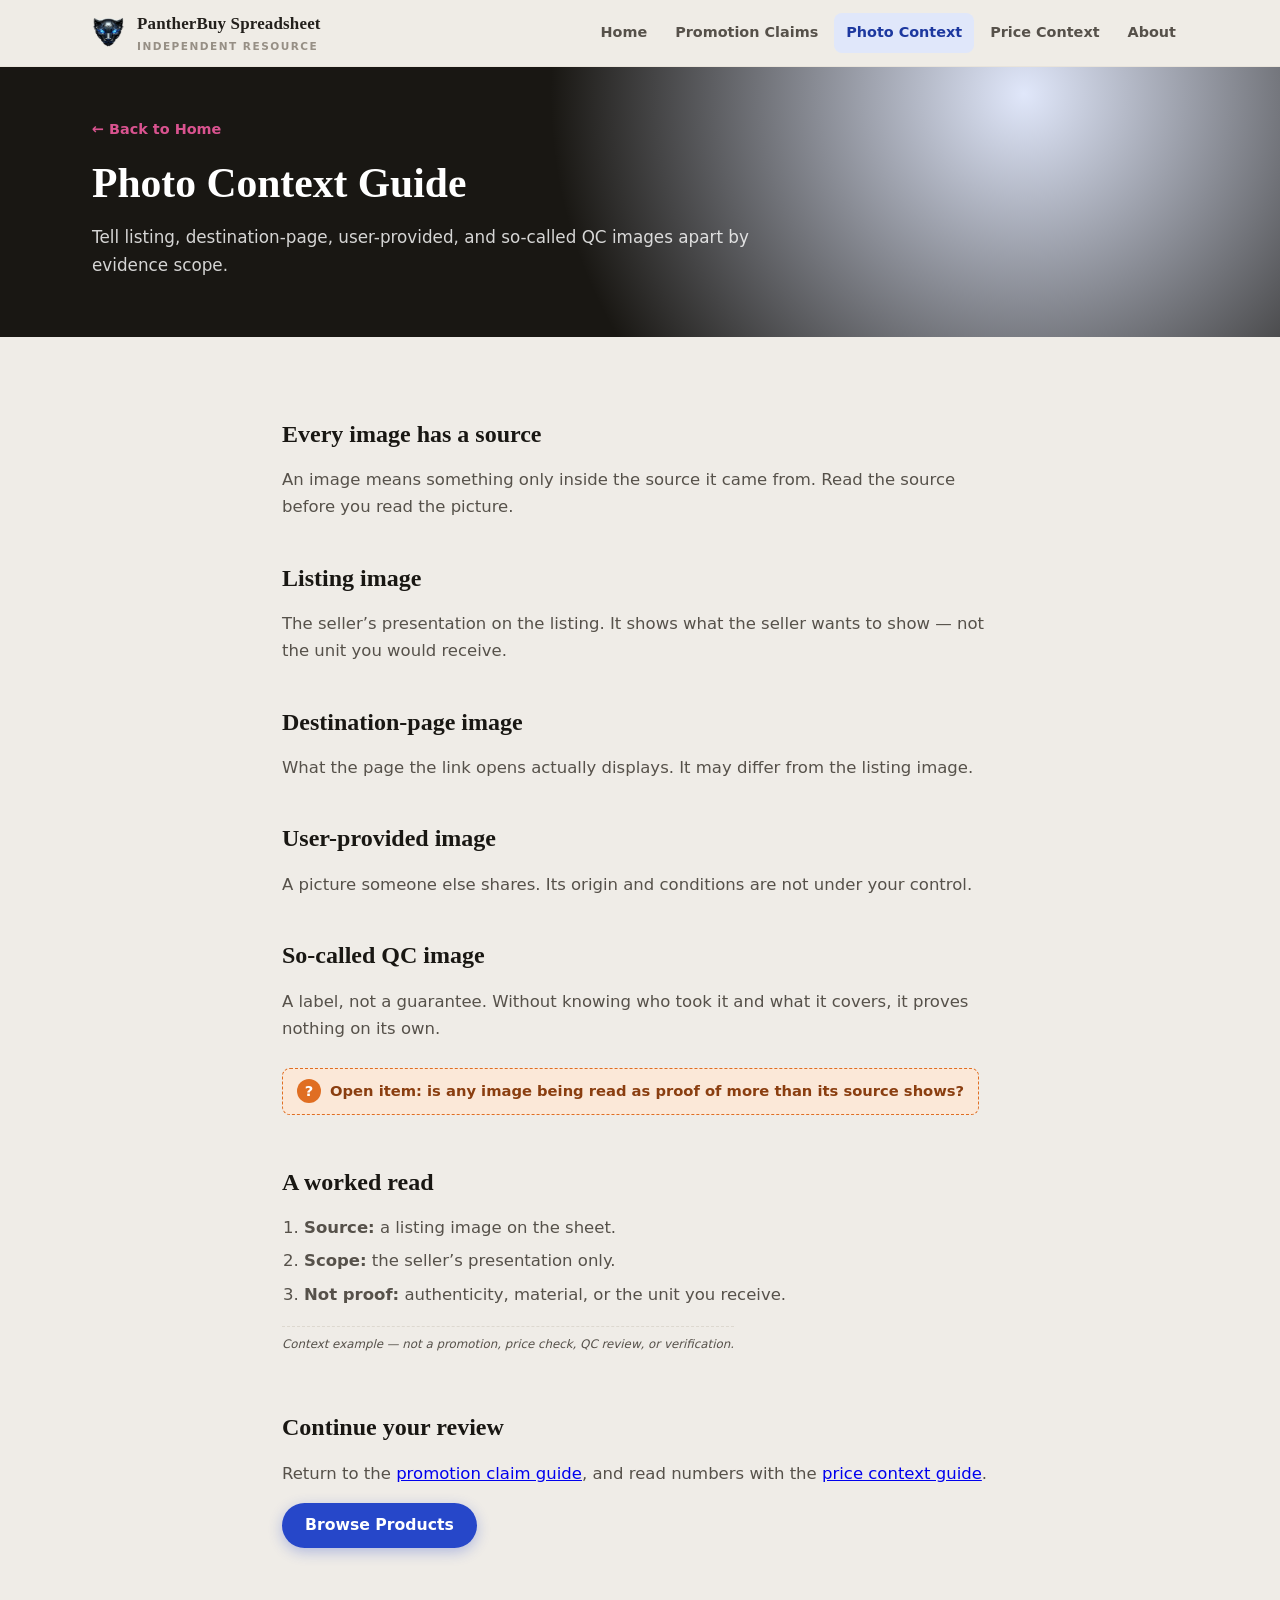
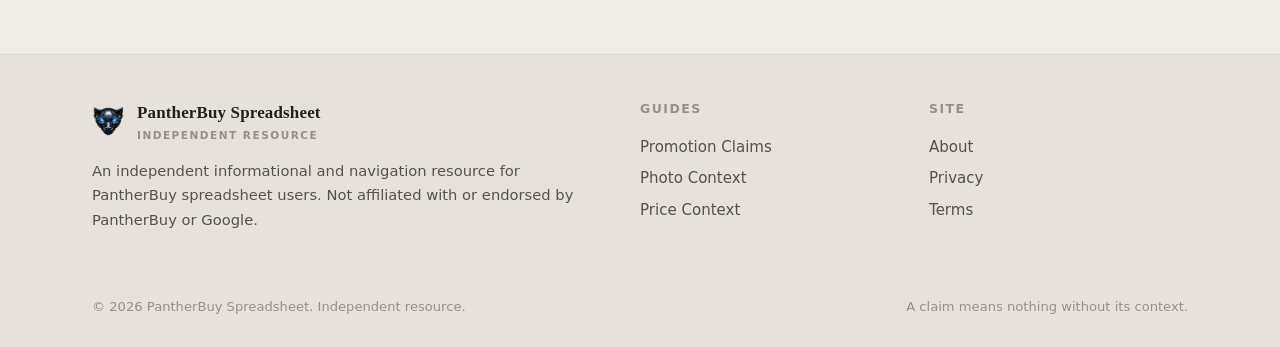
<file: photo-context-guide/index.html>
<!DOCTYPE html>
<html lang="en">
<head>
  <meta charset="UTF-8">
  <meta name="viewport" content="width=device-width, initial-scale=1.0">
  <title>Photo Context Guide | PantherBuy Spreadsheet</title>
  <meta name="description" content="Tell listing, destination-page, user-provided, and so-called QC images apart by their evidence scope.">
  <link rel="canonical" href="https://repglide.github.io/pantherbuy-spreadsheet/photo-context-guide/">
  <link rel="icon" type="image/png" href="../assets/images/favicon.png">
  <link rel="stylesheet" href="../assets/css/styles.css">

  <meta property="og:type" content="article">
  <meta property="og:url" content="https://repglide.github.io/pantherbuy-spreadsheet/photo-context-guide/">
  <meta property="og:title" content="Photo Context Guide | PantherBuy Spreadsheet">
  <meta property="og:description" content="Tell listing, destination-page, user-provided, and so-called QC images apart by their evidence scope.">
  <meta name="twitter:card" content="summary">

  <script type="application/ld+json">
  {
    "@context": "https://schema.org",
    "@graph": [
      { "@type": "WebSite", "@id": "https://repglide.github.io/pantherbuy-spreadsheet/#website", "url": "https://repglide.github.io/pantherbuy-spreadsheet/", "name": "PantherBuy Spreadsheet & Claim-Context Guide" },
      { "@type": "BreadcrumbList", "itemListElement": [
        { "@type": "ListItem", "position": 1, "name": "Home", "item": "https://repglide.github.io/pantherbuy-spreadsheet/" },
        { "@type": "ListItem", "position": 2, "name": "Photo Context Guide", "item": "https://repglide.github.io/pantherbuy-spreadsheet/photo-context-guide/" }
      ]},
      { "@type": "Article", "@id": "https://repglide.github.io/pantherbuy-spreadsheet/photo-context-guide/#article", "headline": "Photo Context Guide", "description": "Tell listing, destination-page, user-provided, and so-called QC images apart by their evidence scope.", "isPartOf": { "@id": "https://repglide.github.io/pantherbuy-spreadsheet/#website" } }
    ]
  }
  </script>
</head>
<body>
  <a href="#main-content" class="skip-link">Skip to main content</a>

  <header class="site-header">
    <div class="container header-inner">
      <a href="../index.html" class="brand" aria-label="PantherBuy Spreadsheet Home">
        <img src="../assets/images/logo.png" alt="PantherBuy logo" width="34" height="34">
        <span class="brand-name">PantherBuy Spreadsheet<small>Independent Resource</small></span>
      </a>
      <button class="mobile-nav-toggle" aria-expanded="false" aria-label="Toggle navigation menu">
        <svg viewBox="0 0 24 24" fill="none" stroke="currentColor" stroke-width="2" width="22" height="22"><line x1="3" y1="6" x2="21" y2="6"></line><line x1="3" y1="12" x2="21" y2="12"></line><line x1="3" y1="18" x2="21" y2="18"></line></svg>
      </button>
      <nav class="main-nav" aria-label="Primary Navigation">
        <ul>
          <li><a href="../index.html">Home</a></li>
          <li><a href="../promotion-claim-guide/">Promotion Claims</a></li>
          <li><a href="../photo-context-guide/" class="active">Photo Context</a></li>
          <li><a href="../price-context-guide/">Price Context</a></li>
          <li><a href="../about/">About</a></li>
        </ul>
      </nav>
    </div>
  </header>

  <main id="main-content">
    <section class="page-hero">
      <div class="container">
        <a class="back-link" href="../index.html">← Back to Home</a>
        <h1>Photo Context Guide</h1>
        <p>Tell listing, destination-page, user-provided, and so-called QC images apart by evidence scope.</p>
      </div>
    </section>

    <div class="article-body">
      <h2>Every image has a source</h2>
      <p>An image means something only inside the source it came from. Read the source before you read the picture.</p>

      <h2>Listing image</h2>
      <p>The seller&rsquo;s presentation on the listing. It shows what the seller wants to show — not the unit you would receive.</p>

      <h2>Destination-page image</h2>
      <p>What the page the link opens actually displays. It may differ from the listing image.</p>

      <h2>User-provided image</h2>
      <p>A picture someone else shares. Its origin and conditions are not under your control.</p>

      <h2>So-called QC image</h2>
      <p>A label, not a guarantee. Without knowing who took it and what it covers, it proves nothing on its own.</p>

      <div class="open-note"><span class="qmark">?</span>Open item: is any image being read as proof of more than its source shows?</div>

      <h2>A worked read</h2>
      <ol>
        <li><strong>Source:</strong> a listing image on the sheet.</li>
        <li><strong>Scope:</strong> the seller&rsquo;s presentation only.</li>
        <li><strong>Not proof:</strong> authenticity, material, or the unit you receive.</li>
      </ol>
      <p class="example-flag">Context example — not a promotion, price check, QC review, or verification.</p>

      <h2>Continue your review</h2>
      <p>Return to the <a href="../promotion-claim-guide/">promotion claim guide</a>, and read numbers with the <a href="../price-context-guide/">price context guide</a>.</p>
      <p><a href="https://repglide.com/?agent=pantherbuy" class="btn btn-primary" target="_blank" rel="nofollow noopener">Browse Products</a></p>
    </div>
  </main>

  <footer class="site-footer">
    <div class="container">
      <div class="footer-grid">
        <div class="footer-brand">
          <a href="../index.html" class="brand" aria-label="PantherBuy Spreadsheet Home">
            <img src="../assets/images/logo.png" alt="PantherBuy logo" width="30" height="30">
            <span class="brand-name">PantherBuy Spreadsheet<small>Independent Resource</small></span>
          </a>
          <p>An independent informational and navigation resource for PantherBuy spreadsheet users. Not affiliated with or endorsed by PantherBuy or Google.</p>
        </div>
        <div class="footer-col">
          <h4>Guides</h4>
          <ul>
            <li><a href="../promotion-claim-guide/">Promotion Claims</a></li>
            <li><a href="../photo-context-guide/">Photo Context</a></li>
            <li><a href="../price-context-guide/">Price Context</a></li>
          </ul>
        </div>
        <div class="footer-col">
          <h4>Site</h4>
          <ul>
            <li><a href="../about/">About</a></li>
            <li><a href="../privacy/">Privacy</a></li>
            <li><a href="../terms/">Terms</a></li>
          </ul>
        </div>
      </div>
      <div class="footer-bottom">
        <span>&copy; <span id="year">2026</span> PantherBuy Spreadsheet. Independent resource.</span>
        <span>A claim means nothing without its context.</span>
      </div>
    </div>
  </footer>

  <script src="../assets/js/main.js"></script>
</body>
</html>
</file>
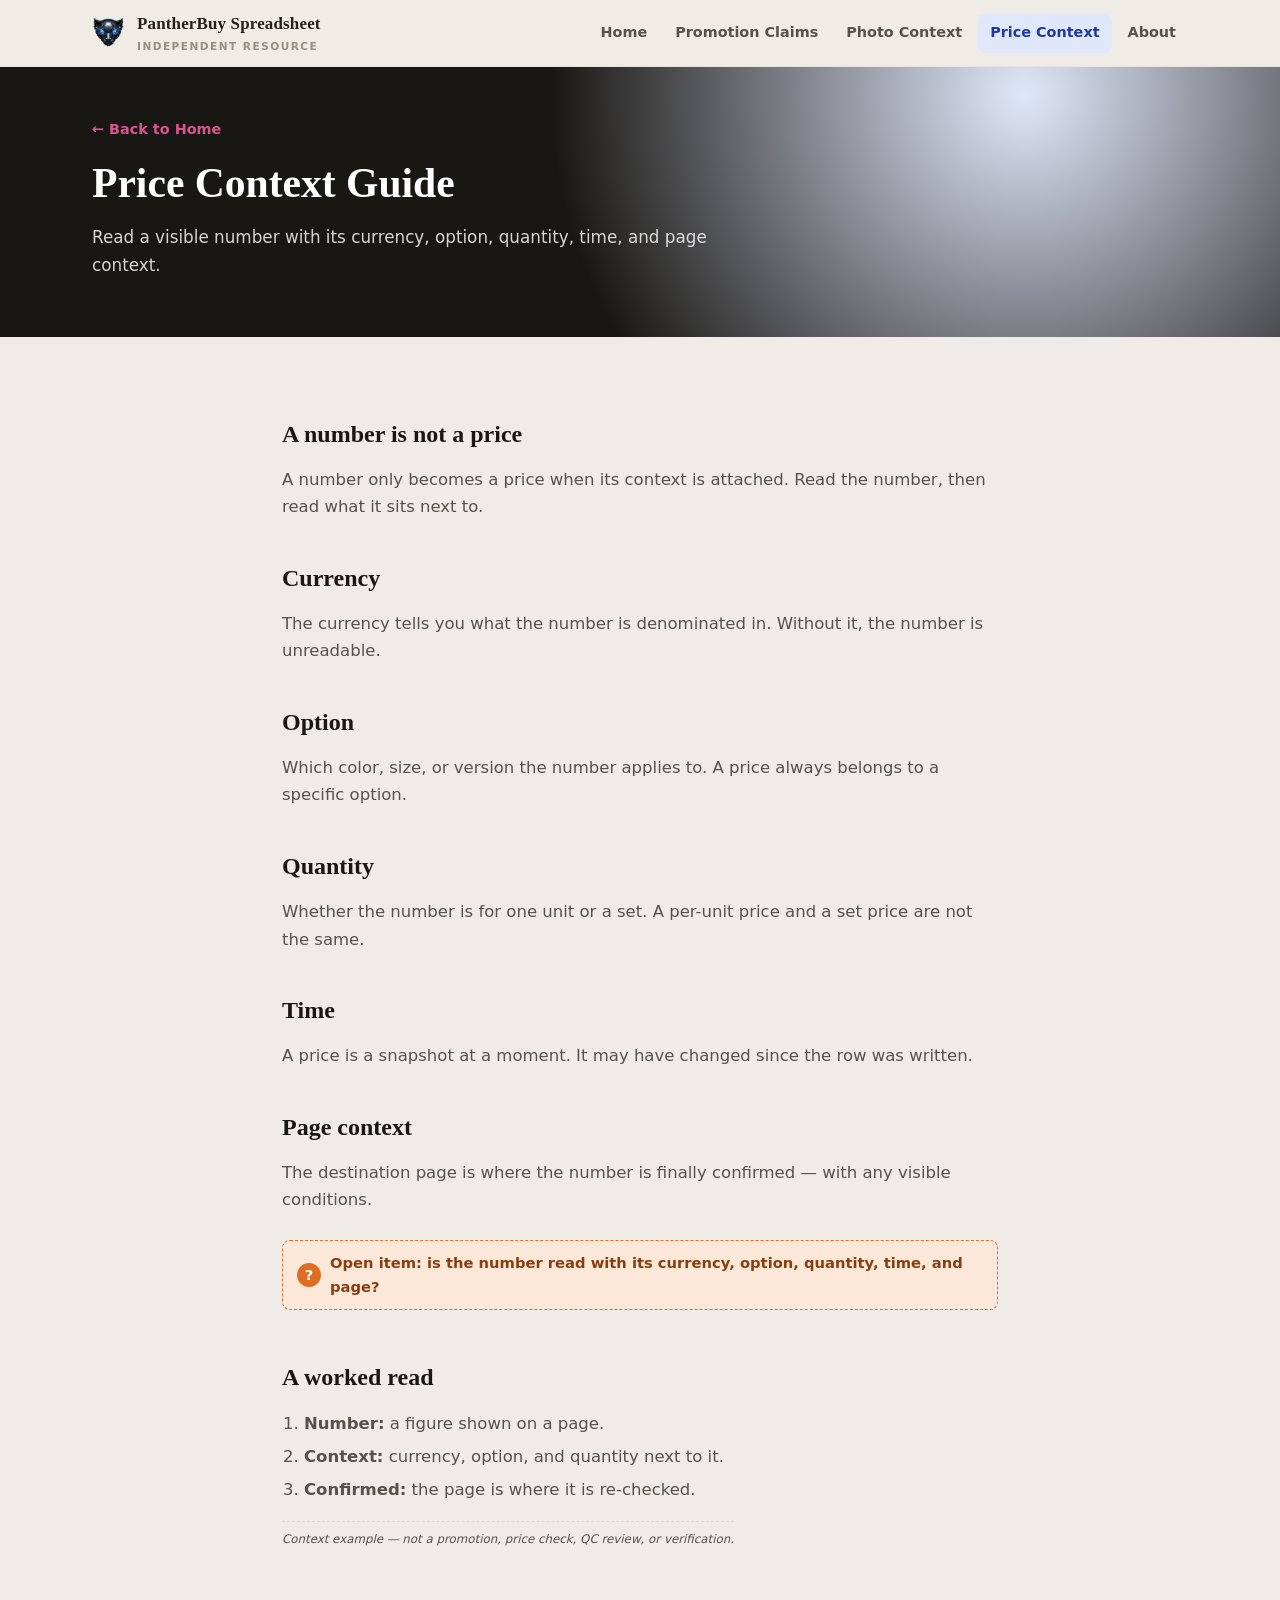
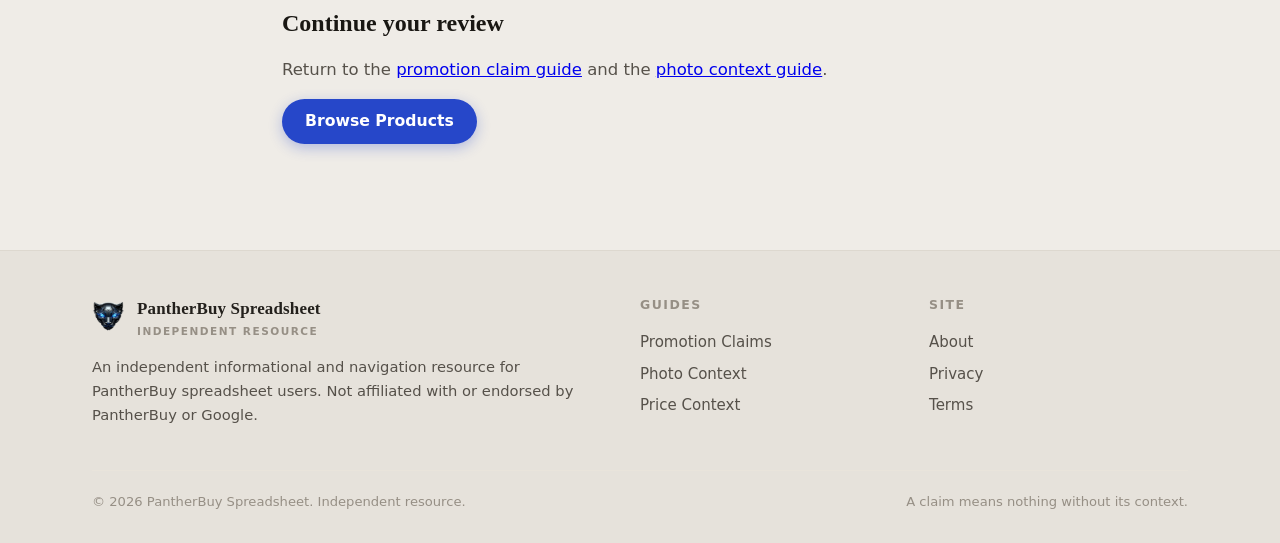
<file: price-context-guide/index.html>
<!DOCTYPE html>
<html lang="en">
<head>
  <meta charset="UTF-8">
  <meta name="viewport" content="width=device-width, initial-scale=1.0">
  <title>Price Context Guide | PantherBuy Spreadsheet</title>
  <meta name="description" content="Read a visible number with its currency, option, quantity, time, and page context.">
  <link rel="canonical" href="https://repglide.github.io/pantherbuy-spreadsheet/price-context-guide/">
  <link rel="icon" type="image/png" href="../assets/images/favicon.png">
  <link rel="stylesheet" href="../assets/css/styles.css">

  <meta property="og:type" content="article">
  <meta property="og:url" content="https://repglide.github.io/pantherbuy-spreadsheet/price-context-guide/">
  <meta property="og:title" content="Price Context Guide | PantherBuy Spreadsheet">
  <meta property="og:description" content="Read a visible number with its currency, option, quantity, time, and page context.">
  <meta name="twitter:card" content="summary">

  <script type="application/ld+json">
  {
    "@context": "https://schema.org",
    "@graph": [
      { "@type": "WebSite", "@id": "https://repglide.github.io/pantherbuy-spreadsheet/#website", "url": "https://repglide.github.io/pantherbuy-spreadsheet/", "name": "PantherBuy Spreadsheet & Claim-Context Guide" },
      { "@type": "BreadcrumbList", "itemListElement": [
        { "@type": "ListItem", "position": 1, "name": "Home", "item": "https://repglide.github.io/pantherbuy-spreadsheet/" },
        { "@type": "ListItem", "position": 2, "name": "Price Context Guide", "item": "https://repglide.github.io/pantherbuy-spreadsheet/price-context-guide/" }
      ]},
      { "@type": "Article", "@id": "https://repglide.github.io/pantherbuy-spreadsheet/price-context-guide/#article", "headline": "Price Context Guide", "description": "Read a visible number with its currency, option, quantity, time, and page context.", "isPartOf": { "@id": "https://repglide.github.io/pantherbuy-spreadsheet/#website" } }
    ]
  }
  </script>
</head>
<body>
  <a href="#main-content" class="skip-link">Skip to main content</a>

  <header class="site-header">
    <div class="container header-inner">
      <a href="../index.html" class="brand" aria-label="PantherBuy Spreadsheet Home">
        <img src="../assets/images/logo.png" alt="PantherBuy logo" width="34" height="34">
        <span class="brand-name">PantherBuy Spreadsheet<small>Independent Resource</small></span>
      </a>
      <button class="mobile-nav-toggle" aria-expanded="false" aria-label="Toggle navigation menu">
        <svg viewBox="0 0 24 24" fill="none" stroke="currentColor" stroke-width="2" width="22" height="22"><line x1="3" y1="6" x2="21" y2="6"></line><line x1="3" y1="12" x2="21" y2="12"></line><line x1="3" y1="18" x2="21" y2="18"></line></svg>
      </button>
      <nav class="main-nav" aria-label="Primary Navigation">
        <ul>
          <li><a href="../index.html">Home</a></li>
          <li><a href="../promotion-claim-guide/">Promotion Claims</a></li>
          <li><a href="../photo-context-guide/">Photo Context</a></li>
          <li><a href="../price-context-guide/" class="active">Price Context</a></li>
          <li><a href="../about/">About</a></li>
        </ul>
      </nav>
    </div>
  </header>

  <main id="main-content">
    <section class="page-hero">
      <div class="container">
        <a class="back-link" href="../index.html">← Back to Home</a>
        <h1>Price Context Guide</h1>
        <p>Read a visible number with its currency, option, quantity, time, and page context.</p>
      </div>
    </section>

    <div class="article-body">
      <h2>A number is not a price</h2>
      <p>A number only becomes a price when its context is attached. Read the number, then read what it sits next to.</p>

      <h2>Currency</h2>
      <p>The currency tells you what the number is denominated in. Without it, the number is unreadable.</p>

      <h2>Option</h2>
      <p>Which color, size, or version the number applies to. A price always belongs to a specific option.</p>

      <h2>Quantity</h2>
      <p>Whether the number is for one unit or a set. A per-unit price and a set price are not the same.</p>

      <h2>Time</h2>
      <p>A price is a snapshot at a moment. It may have changed since the row was written.</p>

      <h2>Page context</h2>
      <p>The destination page is where the number is finally confirmed — with any visible conditions.</p>

      <div class="open-note"><span class="qmark">?</span>Open item: is the number read with its currency, option, quantity, time, and page?</div>

      <h2>A worked read</h2>
      <ol>
        <li><strong>Number:</strong> a figure shown on a page.</li>
        <li><strong>Context:</strong> currency, option, and quantity next to it.</li>
        <li><strong>Confirmed:</strong> the page is where it is re-checked.</li>
      </ol>
      <p class="example-flag">Context example — not a promotion, price check, QC review, or verification.</p>

      <h2>Continue your review</h2>
      <p>Return to the <a href="../promotion-claim-guide/">promotion claim guide</a> and the <a href="../photo-context-guide/">photo context guide</a>.</p>
      <p><a href="https://repglide.com/?agent=pantherbuy" class="btn btn-primary" target="_blank" rel="nofollow noopener">Browse Products</a></p>
    </div>
  </main>

  <footer class="site-footer">
    <div class="container">
      <div class="footer-grid">
        <div class="footer-brand">
          <a href="../index.html" class="brand" aria-label="PantherBuy Spreadsheet Home">
            <img src="../assets/images/logo.png" alt="PantherBuy logo" width="30" height="30">
            <span class="brand-name">PantherBuy Spreadsheet<small>Independent Resource</small></span>
          </a>
          <p>An independent informational and navigation resource for PantherBuy spreadsheet users. Not affiliated with or endorsed by PantherBuy or Google.</p>
        </div>
        <div class="footer-col">
          <h4>Guides</h4>
          <ul>
            <li><a href="../promotion-claim-guide/">Promotion Claims</a></li>
            <li><a href="../photo-context-guide/">Photo Context</a></li>
            <li><a href="../price-context-guide/">Price Context</a></li>
          </ul>
        </div>
        <div class="footer-col">
          <h4>Site</h4>
          <ul>
            <li><a href="../about/">About</a></li>
            <li><a href="../privacy/">Privacy</a></li>
            <li><a href="../terms/">Terms</a></li>
          </ul>
        </div>
      </div>
      <div class="footer-bottom">
        <span>&copy; <span id="year">2026</span> PantherBuy Spreadsheet. Independent resource.</span>
        <span>A claim means nothing without its context.</span>
      </div>
    </div>
  </footer>

  <script src="../assets/js/main.js"></script>
</body>
</html>
</file>
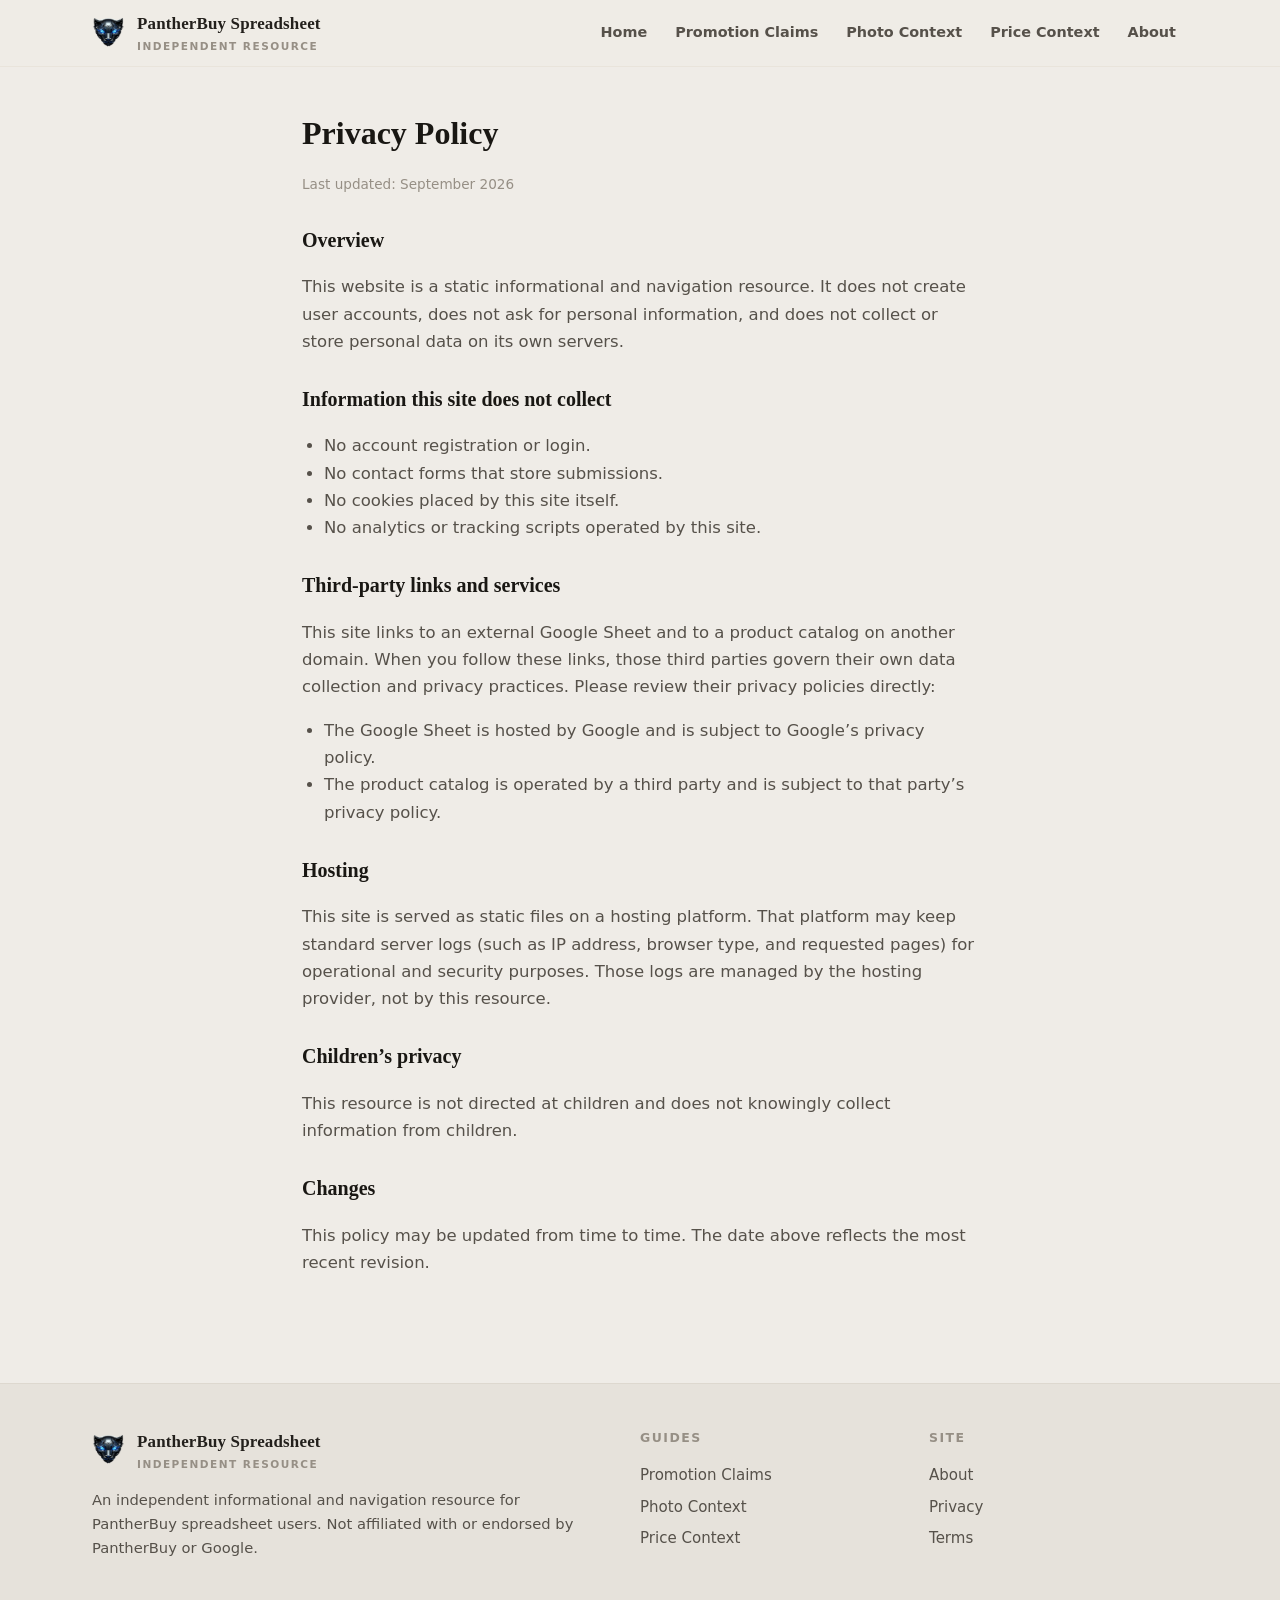
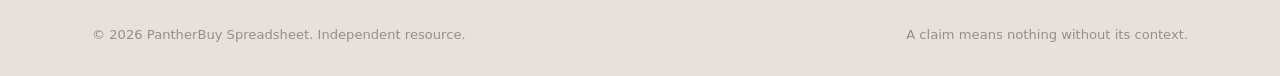
<file: privacy/index.html>
<!DOCTYPE html>
<html lang="en">
<head>
  <meta charset="UTF-8">
  <meta name="viewport" content="width=device-width, initial-scale=1.0">
  <title>Privacy Policy | PantherBuy Spreadsheet</title>
  <meta name="description" content="Privacy policy for the PantherBuy Spreadsheet independent resource.">
  <link rel="canonical" href="https://repglide.github.io/pantherbuy-spreadsheet/privacy/">
  <link rel="icon" type="image/png" href="../assets/images/favicon.png">
  <link rel="stylesheet" href="../assets/css/styles.css">
  <meta name="robots" content="index, follow">
</head>
<body>
  <a href="#main-content" class="skip-link">Skip to main content</a>

  <header class="site-header">
    <div class="container header-inner">
      <a href="../index.html" class="brand" aria-label="PantherBuy Spreadsheet Home">
        <img src="../assets/images/logo.png" alt="PantherBuy logo" width="34" height="34">
        <span class="brand-name">PantherBuy Spreadsheet<small>Independent Resource</small></span>
      </a>
      <button class="mobile-nav-toggle" aria-expanded="false" aria-label="Toggle navigation menu">
        <svg viewBox="0 0 24 24" fill="none" stroke="currentColor" stroke-width="2" width="22" height="22"><line x1="3" y1="6" x2="21" y2="6"></line><line x1="3" y1="12" x2="21" y2="12"></line><line x1="3" y1="18" x2="21" y2="18"></line></svg>
      </button>
      <nav class="main-nav" aria-label="Primary Navigation">
        <ul>
          <li><a href="../index.html">Home</a></li>
          <li><a href="../promotion-claim-guide/">Promotion Claims</a></li>
          <li><a href="../photo-context-guide/">Photo Context</a></li>
          <li><a href="../price-context-guide/">Price Context</a></li>
          <li><a href="../about/">About</a></li>
        </ul>
      </nav>
    </div>
  </header>

  <main id="main-content">
    <div class="legal-body">
      <h1>Privacy Policy</h1>
      <p class="legal-date">Last updated: September 2026</p>

      <h2>Overview</h2>
      <p>This website is a static informational and navigation resource. It does not create user accounts, does not ask for personal information, and does not collect or store personal data on its own servers.</p>

      <h2>Information this site does not collect</h2>
      <ul>
        <li>No account registration or login.</li>
        <li>No contact forms that store submissions.</li>
        <li>No cookies placed by this site itself.</li>
        <li>No analytics or tracking scripts operated by this site.</li>
      </ul>

      <h2>Third-party links and services</h2>
      <p>This site links to an external Google Sheet and to a product catalog on another domain. When you follow these links, those third parties govern their own data collection and privacy practices. Please review their privacy policies directly:</p>
      <ul>
        <li>The Google Sheet is hosted by Google and is subject to Google&rsquo;s privacy policy.</li>
        <li>The product catalog is operated by a third party and is subject to that party&rsquo;s privacy policy.</li>
      </ul>

      <h2>Hosting</h2>
      <p>This site is served as static files on a hosting platform. That platform may keep standard server logs (such as IP address, browser type, and requested pages) for operational and security purposes. Those logs are managed by the hosting provider, not by this resource.</p>

      <h2>Children&rsquo;s privacy</h2>
      <p>This resource is not directed at children and does not knowingly collect information from children.</p>

      <h2>Changes</h2>
      <p>This policy may be updated from time to time. The date above reflects the most recent revision.</p>
    </div>
  </main>

  <footer class="site-footer">
    <div class="container">
      <div class="footer-grid">
        <div class="footer-brand">
          <a href="../index.html" class="brand" aria-label="PantherBuy Spreadsheet Home">
            <img src="../assets/images/logo.png" alt="PantherBuy logo" width="30" height="30">
            <span class="brand-name">PantherBuy Spreadsheet<small>Independent Resource</small></span>
          </a>
          <p>An independent informational and navigation resource for PantherBuy spreadsheet users. Not affiliated with or endorsed by PantherBuy or Google.</p>
        </div>
        <div class="footer-col">
          <h4>Guides</h4>
          <ul>
            <li><a href="../promotion-claim-guide/">Promotion Claims</a></li>
            <li><a href="../photo-context-guide/">Photo Context</a></li>
            <li><a href="../price-context-guide/">Price Context</a></li>
          </ul>
        </div>
        <div class="footer-col">
          <h4>Site</h4>
          <ul>
            <li><a href="../about/">About</a></li>
            <li><a href="../privacy/">Privacy</a></li>
            <li><a href="../terms/">Terms</a></li>
          </ul>
        </div>
      </div>
      <div class="footer-bottom">
        <span>&copy; <span id="year">2026</span> PantherBuy Spreadsheet. Independent resource.</span>
        <span>A claim means nothing without its context.</span>
      </div>
    </div>
  </footer>

  <script src="../assets/js/main.js"></script>
</body>
</html>
</file>
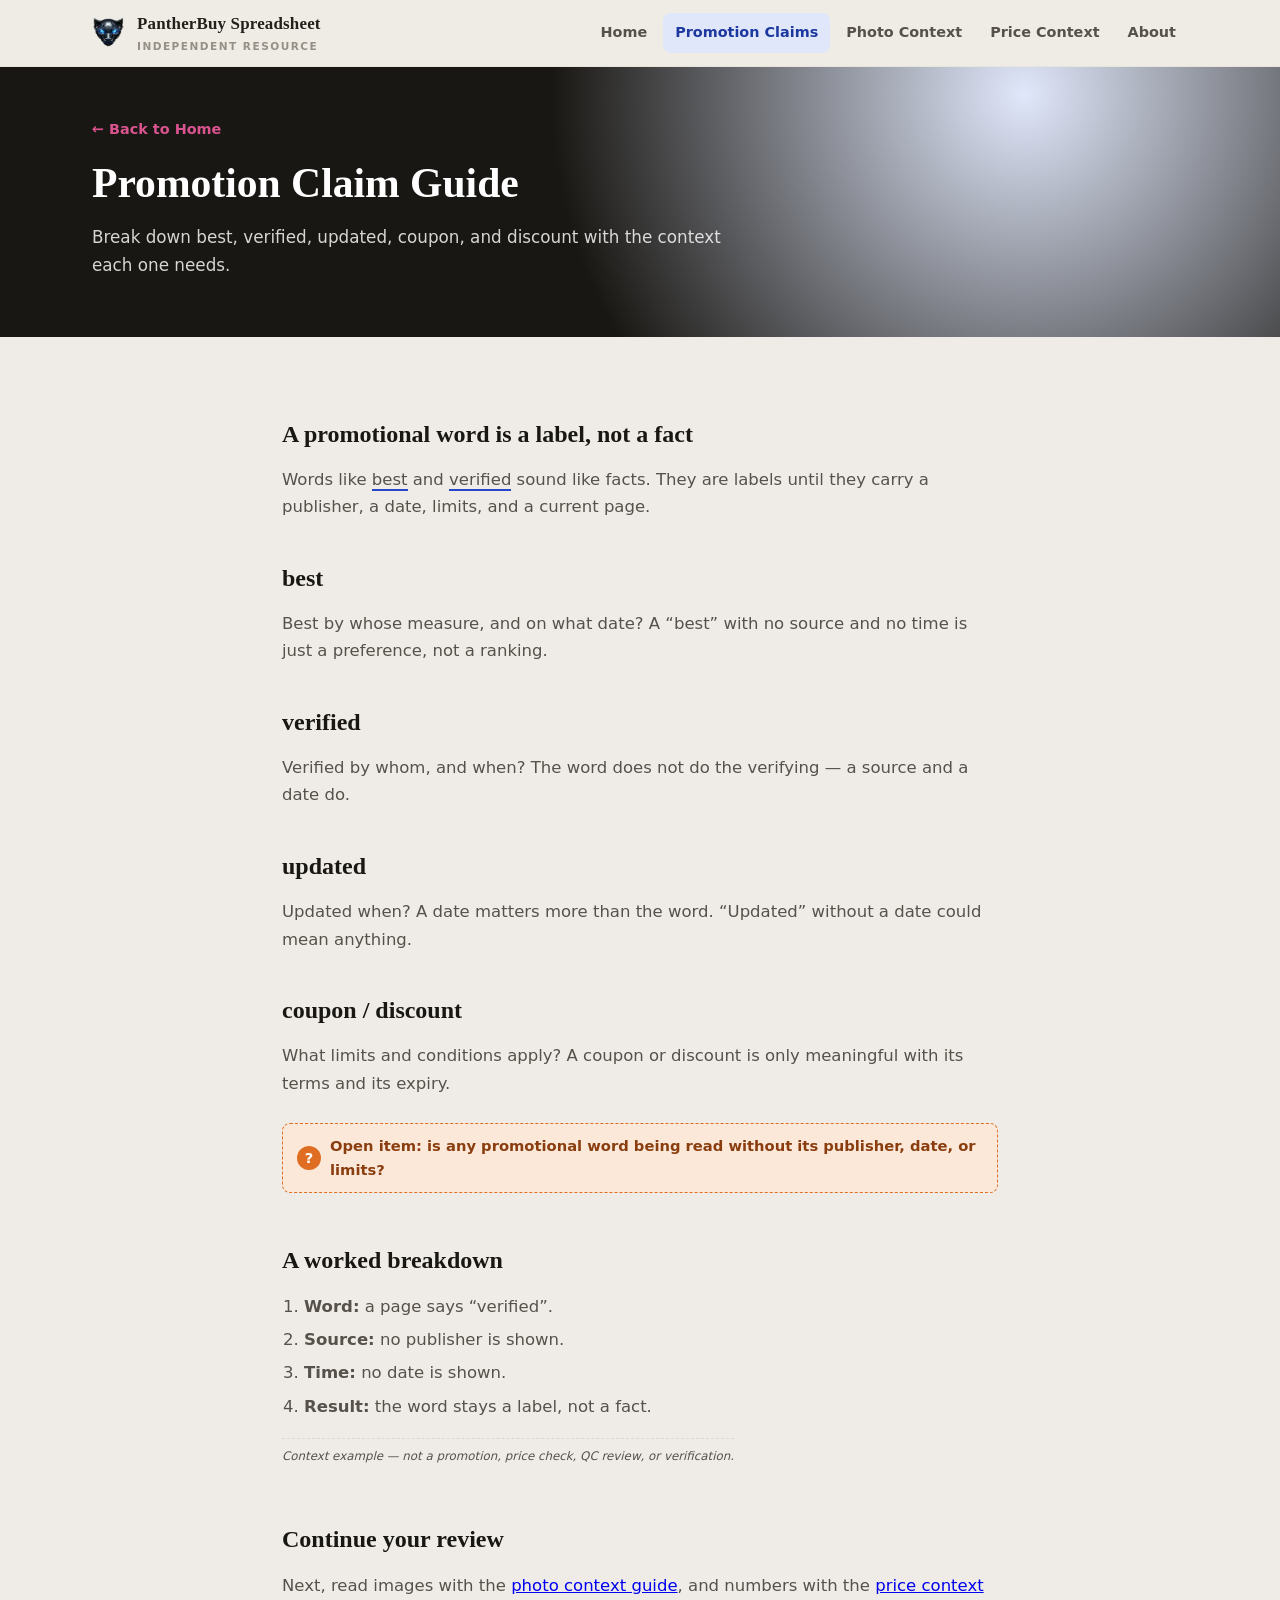
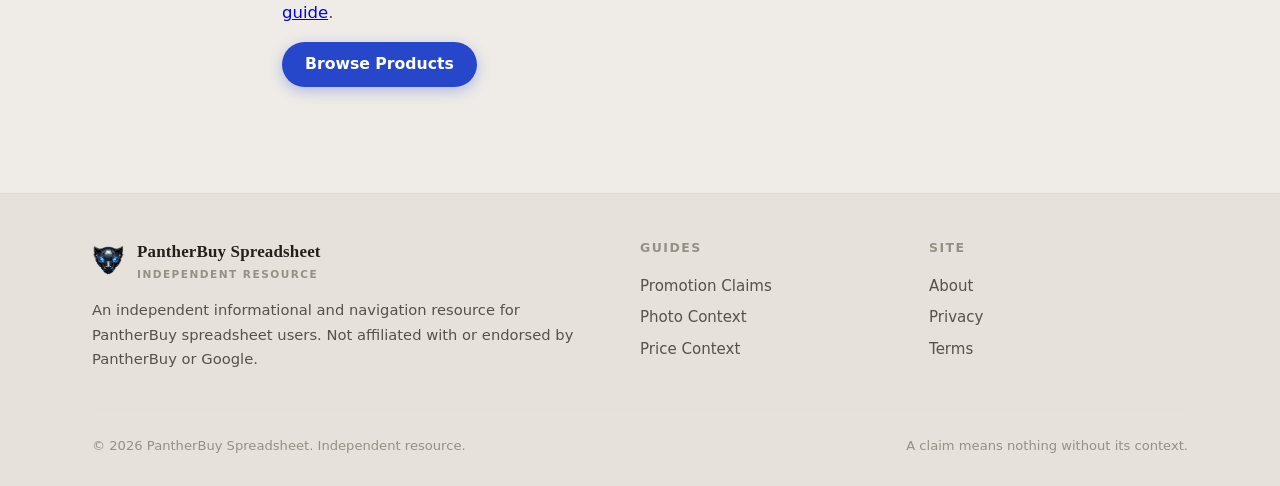
<file: promotion-claim-guide/index.html>
<!DOCTYPE html>
<html lang="en">
<head>
  <meta charset="UTF-8">
  <meta name="viewport" content="width=device-width, initial-scale=1.0">
  <title>Promotion Claim Guide | PantherBuy Spreadsheet</title>
  <meta name="description" content="Break down best, verified, updated, coupon, and discount with the source and expiry context each one needs.">
  <link rel="canonical" href="https://repglide.github.io/pantherbuy-spreadsheet/promotion-claim-guide/">
  <link rel="icon" type="image/png" href="../assets/images/favicon.png">
  <link rel="stylesheet" href="../assets/css/styles.css">

  <meta property="og:type" content="article">
  <meta property="og:url" content="https://repglide.github.io/pantherbuy-spreadsheet/promotion-claim-guide/">
  <meta property="og:title" content="Promotion Claim Guide | PantherBuy Spreadsheet">
  <meta property="og:description" content="Break down best, verified, updated, coupon, and discount with the source and expiry context each one needs.">
  <meta name="twitter:card" content="summary">

  <script type="application/ld+json">
  {
    "@context": "https://schema.org",
    "@graph": [
      { "@type": "WebSite", "@id": "https://repglide.github.io/pantherbuy-spreadsheet/#website", "url": "https://repglide.github.io/pantherbuy-spreadsheet/", "name": "PantherBuy Spreadsheet & Claim-Context Guide" },
      { "@type": "BreadcrumbList", "itemListElement": [
        { "@type": "ListItem", "position": 1, "name": "Home", "item": "https://repglide.github.io/pantherbuy-spreadsheet/" },
        { "@type": "ListItem", "position": 2, "name": "Promotion Claim Guide", "item": "https://repglide.github.io/pantherbuy-spreadsheet/promotion-claim-guide/" }
      ]},
      { "@type": "Article", "@id": "https://repglide.github.io/pantherbuy-spreadsheet/promotion-claim-guide/#article", "headline": "Promotion Claim Guide", "description": "Break down best, verified, updated, coupon, and discount with the source and expiry context each one needs.", "isPartOf": { "@id": "https://repglide.github.io/pantherbuy-spreadsheet/#website" } }
    ]
  }
  </script>
</head>
<body>
  <a href="#main-content" class="skip-link">Skip to main content</a>

  <header class="site-header">
    <div class="container header-inner">
      <a href="../index.html" class="brand" aria-label="PantherBuy Spreadsheet Home">
        <img src="../assets/images/logo.png" alt="PantherBuy logo" width="34" height="34">
        <span class="brand-name">PantherBuy Spreadsheet<small>Independent Resource</small></span>
      </a>
      <button class="mobile-nav-toggle" aria-expanded="false" aria-label="Toggle navigation menu">
        <svg viewBox="0 0 24 24" fill="none" stroke="currentColor" stroke-width="2" width="22" height="22"><line x1="3" y1="6" x2="21" y2="6"></line><line x1="3" y1="12" x2="21" y2="12"></line><line x1="3" y1="18" x2="21" y2="18"></line></svg>
      </button>
      <nav class="main-nav" aria-label="Primary Navigation">
        <ul>
          <li><a href="../index.html">Home</a></li>
          <li><a href="../promotion-claim-guide/" class="active">Promotion Claims</a></li>
          <li><a href="../photo-context-guide/">Photo Context</a></li>
          <li><a href="../price-context-guide/">Price Context</a></li>
          <li><a href="../about/">About</a></li>
        </ul>
      </nav>
    </div>
  </header>

  <main id="main-content">
    <section class="page-hero">
      <div class="container">
        <a class="back-link" href="../index.html">← Back to Home</a>
        <h1>Promotion Claim Guide</h1>
        <p>Break down best, verified, updated, coupon, and discount with the context each one needs.</p>
      </div>
    </section>

    <div class="article-body">
      <h2>A promotional word is a label, not a fact</h2>
      <p>Words like <span class="editorial-underline">best</span> and <span class="editorial-underline">verified</span> sound like facts. They are labels until they carry a publisher, a date, limits, and a current page.</p>

      <h2>best</h2>
      <p>Best by whose measure, and on what date? A &ldquo;best&rdquo; with no source and no time is just a preference, not a ranking.</p>

      <h2>verified</h2>
      <p>Verified by whom, and when? The word does not do the verifying — a source and a date do.</p>

      <h2>updated</h2>
      <p>Updated when? A date matters more than the word. &ldquo;Updated&rdquo; without a date could mean anything.</p>

      <h2>coupon / discount</h2>
      <p>What limits and conditions apply? A coupon or discount is only meaningful with its terms and its expiry.</p>

      <div class="open-note"><span class="qmark">?</span>Open item: is any promotional word being read without its publisher, date, or limits?</div>

      <h2>A worked breakdown</h2>
      <ol>
        <li><strong>Word:</strong> a page says &ldquo;verified&rdquo;.</li>
        <li><strong>Source:</strong> no publisher is shown.</li>
        <li><strong>Time:</strong> no date is shown.</li>
        <li><strong>Result:</strong> the word stays a label, not a fact.</li>
      </ol>
      <p class="example-flag">Context example — not a promotion, price check, QC review, or verification.</p>

      <h2>Continue your review</h2>
      <p>Next, read images with the <a href="../photo-context-guide/">photo context guide</a>, and numbers with the <a href="../price-context-guide/">price context guide</a>.</p>
      <p><a href="https://repglide.com/?agent=pantherbuy" class="btn btn-primary" target="_blank" rel="nofollow noopener">Browse Products</a></p>
    </div>
  </main>

  <footer class="site-footer">
    <div class="container">
      <div class="footer-grid">
        <div class="footer-brand">
          <a href="../index.html" class="brand" aria-label="PantherBuy Spreadsheet Home">
            <img src="../assets/images/logo.png" alt="PantherBuy logo" width="30" height="30">
            <span class="brand-name">PantherBuy Spreadsheet<small>Independent Resource</small></span>
          </a>
          <p>An independent informational and navigation resource for PantherBuy spreadsheet users. Not affiliated with or endorsed by PantherBuy or Google.</p>
        </div>
        <div class="footer-col">
          <h4>Guides</h4>
          <ul>
            <li><a href="../promotion-claim-guide/">Promotion Claims</a></li>
            <li><a href="../photo-context-guide/">Photo Context</a></li>
            <li><a href="../price-context-guide/">Price Context</a></li>
          </ul>
        </div>
        <div class="footer-col">
          <h4>Site</h4>
          <ul>
            <li><a href="../about/">About</a></li>
            <li><a href="../privacy/">Privacy</a></li>
            <li><a href="../terms/">Terms</a></li>
          </ul>
        </div>
      </div>
      <div class="footer-bottom">
        <span>&copy; <span id="year">2026</span> PantherBuy Spreadsheet. Independent resource.</span>
        <span>A claim means nothing without its context.</span>
      </div>
    </div>
  </footer>

  <script src="../assets/js/main.js"></script>
</body>
</html>
</file>
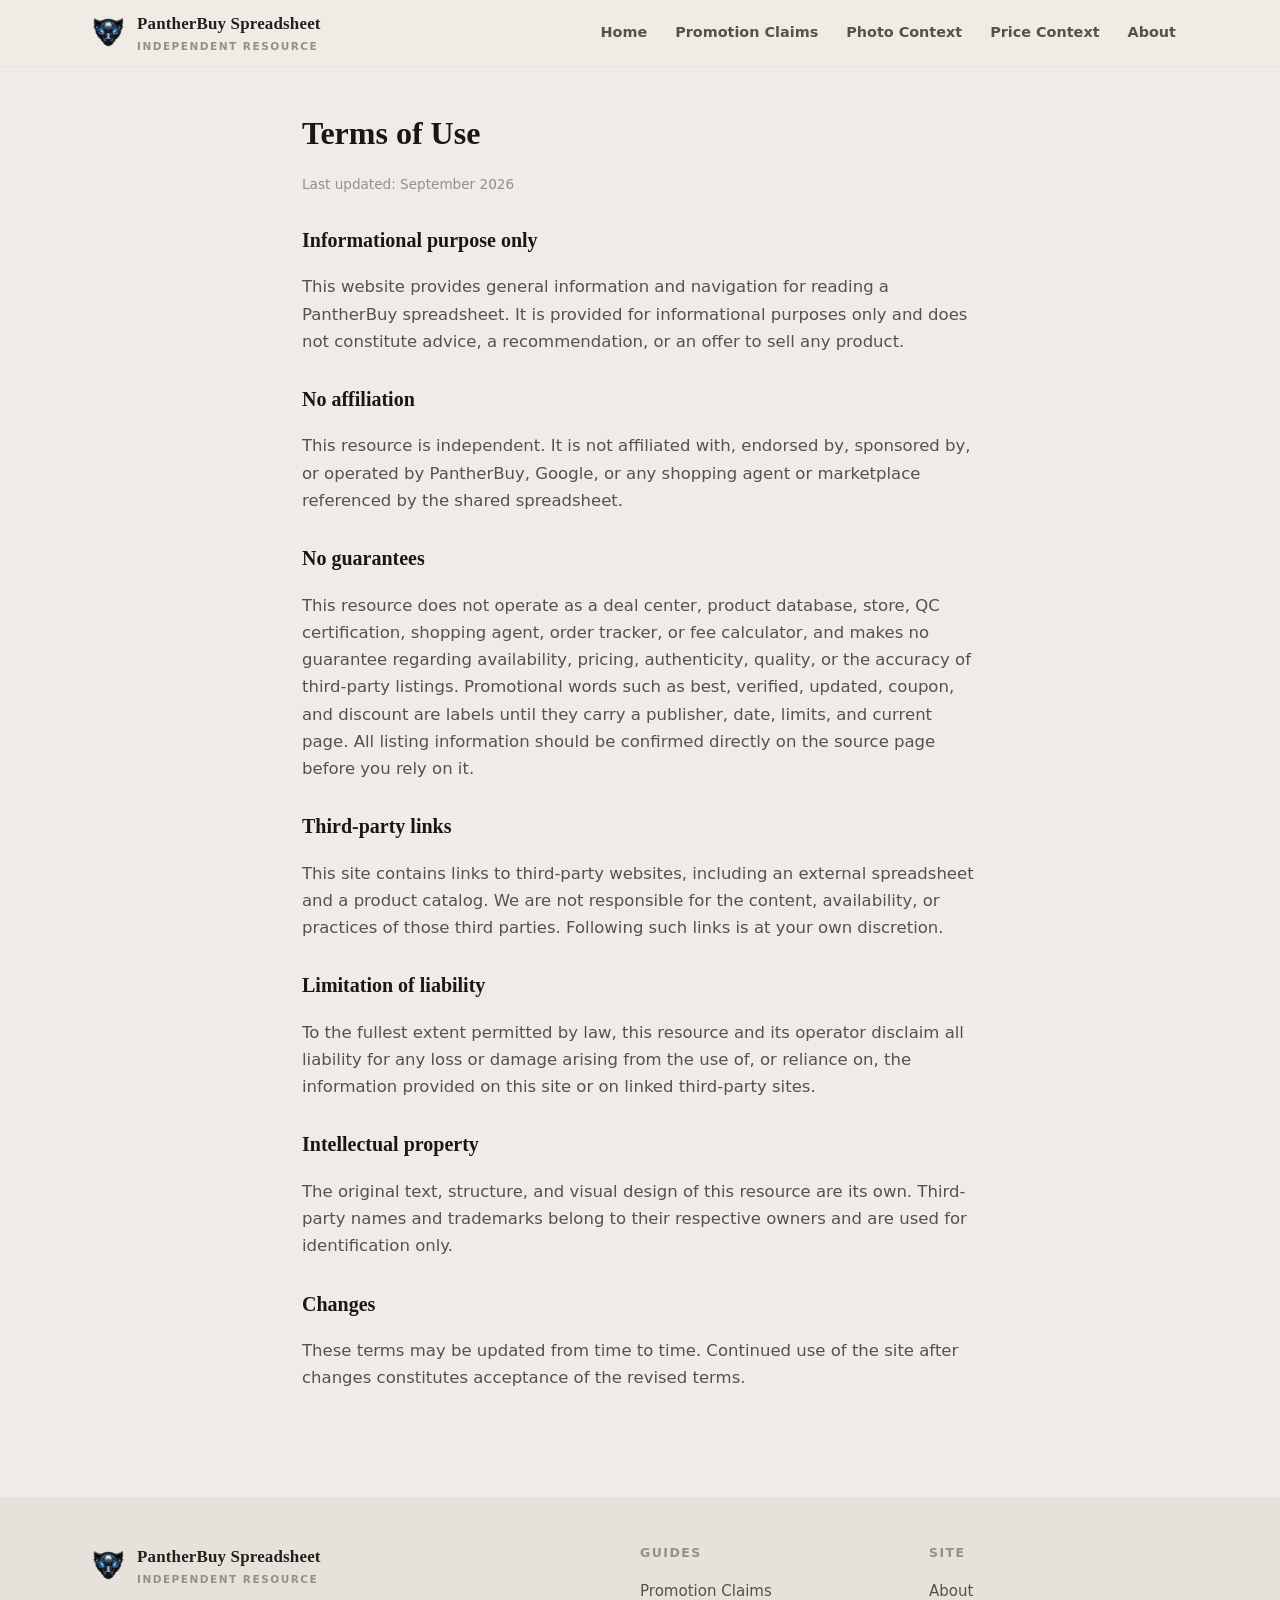
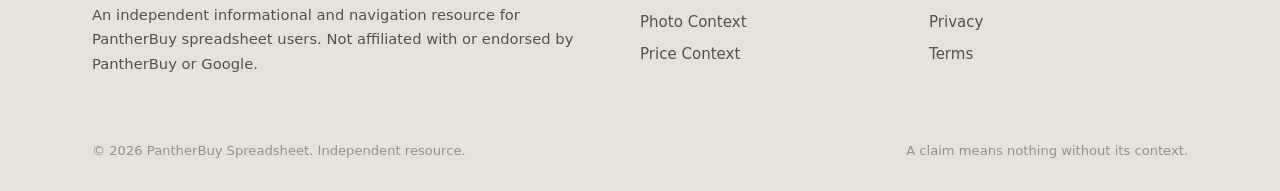
<file: terms/index.html>
<!DOCTYPE html>
<html lang="en">
<head>
  <meta charset="UTF-8">
  <meta name="viewport" content="width=device-width, initial-scale=1.0">
  <title>Terms of Use | PantherBuy Spreadsheet</title>
  <meta name="description" content="Terms of use for the PantherBuy Spreadsheet independent resource.">
  <link rel="canonical" href="https://repglide.github.io/pantherbuy-spreadsheet/terms/">
  <link rel="icon" type="image/png" href="../assets/images/favicon.png">
  <link rel="stylesheet" href="../assets/css/styles.css">
  <meta name="robots" content="index, follow">
</head>
<body>
  <a href="#main-content" class="skip-link">Skip to main content</a>

  <header class="site-header">
    <div class="container header-inner">
      <a href="../index.html" class="brand" aria-label="PantherBuy Spreadsheet Home">
        <img src="../assets/images/logo.png" alt="PantherBuy logo" width="34" height="34">
        <span class="brand-name">PantherBuy Spreadsheet<small>Independent Resource</small></span>
      </a>
      <button class="mobile-nav-toggle" aria-expanded="false" aria-label="Toggle navigation menu">
        <svg viewBox="0 0 24 24" fill="none" stroke="currentColor" stroke-width="2" width="22" height="22"><line x1="3" y1="6" x2="21" y2="6"></line><line x1="3" y1="12" x2="21" y2="12"></line><line x1="3" y1="18" x2="21" y2="18"></line></svg>
      </button>
      <nav class="main-nav" aria-label="Primary Navigation">
        <ul>
          <li><a href="../index.html">Home</a></li>
          <li><a href="../promotion-claim-guide/">Promotion Claims</a></li>
          <li><a href="../photo-context-guide/">Photo Context</a></li>
          <li><a href="../price-context-guide/">Price Context</a></li>
          <li><a href="../about/">About</a></li>
        </ul>
      </nav>
    </div>
  </header>

  <main id="main-content">
    <div class="legal-body">
      <h1>Terms of Use</h1>
      <p class="legal-date">Last updated: September 2026</p>

      <h2>Informational purpose only</h2>
      <p>This website provides general information and navigation for reading a PantherBuy spreadsheet. It is provided for informational purposes only and does not constitute advice, a recommendation, or an offer to sell any product.</p>

      <h2>No affiliation</h2>
      <p>This resource is independent. It is not affiliated with, endorsed by, sponsored by, or operated by PantherBuy, Google, or any shopping agent or marketplace referenced by the shared spreadsheet.</p>

      <h2>No guarantees</h2>
      <p>This resource does not operate as a deal center, product database, store, QC certification, shopping agent, order tracker, or fee calculator, and makes no guarantee regarding availability, pricing, authenticity, quality, or the accuracy of third-party listings. Promotional words such as best, verified, updated, coupon, and discount are labels until they carry a publisher, date, limits, and current page. All listing information should be confirmed directly on the source page before you rely on it.</p>

      <h2>Third-party links</h2>
      <p>This site contains links to third-party websites, including an external spreadsheet and a product catalog. We are not responsible for the content, availability, or practices of those third parties. Following such links is at your own discretion.</p>

      <h2>Limitation of liability</h2>
      <p>To the fullest extent permitted by law, this resource and its operator disclaim all liability for any loss or damage arising from the use of, or reliance on, the information provided on this site or on linked third-party sites.</p>

      <h2>Intellectual property</h2>
      <p>The original text, structure, and visual design of this resource are its own. Third-party names and trademarks belong to their respective owners and are used for identification only.</p>

      <h2>Changes</h2>
      <p>These terms may be updated from time to time. Continued use of the site after changes constitutes acceptance of the revised terms.</p>
    </div>
  </main>

  <footer class="site-footer">
    <div class="container">
      <div class="footer-grid">
        <div class="footer-brand">
          <a href="../index.html" class="brand" aria-label="PantherBuy Spreadsheet Home">
            <img src="../assets/images/logo.png" alt="PantherBuy logo" width="30" height="30">
            <span class="brand-name">PantherBuy Spreadsheet<small>Independent Resource</small></span>
          </a>
          <p>An independent informational and navigation resource for PantherBuy spreadsheet users. Not affiliated with or endorsed by PantherBuy or Google.</p>
        </div>
        <div class="footer-col">
          <h4>Guides</h4>
          <ul>
            <li><a href="../promotion-claim-guide/">Promotion Claims</a></li>
            <li><a href="../photo-context-guide/">Photo Context</a></li>
            <li><a href="../price-context-guide/">Price Context</a></li>
          </ul>
        </div>
        <div class="footer-col">
          <h4>Site</h4>
          <ul>
            <li><a href="../about/">About</a></li>
            <li><a href="../privacy/">Privacy</a></li>
            <li><a href="../terms/">Terms</a></li>
          </ul>
        </div>
      </div>
      <div class="footer-bottom">
        <span>&copy; <span id="year">2026</span> PantherBuy Spreadsheet. Independent resource.</span>
        <span>A claim means nothing without its context.</span>
      </div>
    </div>
  </footer>

  <script src="../assets/js/main.js"></script>
</body>
</html>
</file>
<file: assets/css/styles.css>
/* ==========================================================================
   PantherBuy Spreadsheet — Claim Context / Editorial Lightbox theme
   Soft warm grey · charcoal · strong cobalt · safety orange · translucent rose · leaf green
   ========================================================================== */

:root {
  /* palette */
  --grey:        #EFECE7;
  --grey-2:      #E6E2DB;
  --grey-3:      #DCD6CC;
  --ink:         #23201C;
  --ink-2:       #191713;
  --ink-soft:    #56514A;
  --ink-faint:   #968F85;
  --cobalt:      #2647C9;
  --cobalt-d:    #1D389F;
  --cobalt-s:    #E0E7FA;
  --orange:      #E06E22;
  --orange-d:    #C05A15;
  --orange-s:    #FBE8D8;
  --rose:        #D9538F;
  --rose-s:      #FAE3EE;
  --leaf:        #8AB867;
  --leaf-s:      #E8F3E0;
  --line:        #DDD8CF;
  --line-soft:   #E9E4DB;

  /* typography */
  --serif: Georgia, 'Times New Roman', Times, serif;
  --sans: system-ui, -apple-system, 'Segoe UI', Roboto, Helvetica, Arial, sans-serif;
  --mono: ui-monospace, SFMono-Regular, 'SF Mono', Menlo, Consolas, monospace;

  /* geometry */
  --radius: 14px;
  --radius-sm: 8px;
  --container: 1140px;
  --shadow-sm: 0 1px 2px rgba(35, 32, 28, 0.05), 0 2px 8px rgba(35, 32, 28, 0.06);
  --shadow-md: 0 4px 14px rgba(35, 32, 28, 0.10), 0 12px 32px rgba(35, 32, 28, 0.08);
}

* { box-sizing: border-box; }
html { scroll-behavior: smooth; -webkit-text-size-adjust: 100%; }

body {
  margin: 0;
  font-family: var(--sans);
  font-size: 16.5px;
  line-height: 1.65;
  color: var(--ink);
  background: var(--grey);
  -webkit-font-smoothing: antialiased;
  text-rendering: optimizeLegibility;
}

/* ---------- accessibility ---------- */
.skip-link { position: absolute; left: -9999px; top: 0; background: var(--ink); color: #fff; padding: 10px 16px; z-index: 200; border-radius: 0 0 var(--radius-sm) 0; }
.skip-link:focus { left: 0; }
:focus-visible { outline: 3px solid var(--cobalt); outline-offset: 2px; border-radius: 3px; }
.visually-hidden { position: absolute !important; width: 1px; height: 1px; margin: -1px; padding: 0; border: 0; overflow: hidden; clip: rect(0 0 0 0); white-space: nowrap; }

/* ---------- layout ---------- */
.container { max-width: var(--container); margin: 0 auto; padding: 0 22px; }

/* ---------- header ---------- */
.site-header { position: sticky; top: 0; z-index: 100; background: rgba(239, 236, 231, 0.92); backdrop-filter: saturate(140%) blur(8px); border-bottom: 1px solid var(--line-soft); }
.header-inner { display: flex; align-items: center; gap: 20px; height: 66px; }
.brand { display: flex; align-items: center; gap: 11px; text-decoration: none; color: var(--ink); }
.brand img { width: 34px; height: 34px; display: block; border-radius: 7px; }
.brand-name { font-family: var(--serif); font-weight: 700; font-size: 1.06rem; letter-spacing: 0.01em; }
.brand-name small { display: block; font-family: var(--sans); font-weight: 600; font-size: 0.66rem; color: var(--ink-faint); letter-spacing: 0.14em; text-transform: uppercase; }

.main-nav { margin-left: auto; }
.main-nav ul { display: flex; align-items: center; gap: 4px; list-style: none; margin: 0; padding: 0; }
.main-nav a { display: block; padding: 8px 12px; text-decoration: none; color: var(--ink-soft); font-weight: 600; font-size: 0.9rem; border-radius: var(--radius-sm); }
.main-nav a:hover { background: var(--grey-2); color: var(--ink); }
.main-nav a.active { color: var(--cobalt-d); background: var(--cobalt-s); }

.mobile-nav-toggle { display: none; margin-left: auto; width: 44px; height: 44px; border: 1px solid var(--line); background: #fff; border-radius: var(--radius-sm); cursor: pointer; color: var(--ink); }
.mobile-nav-toggle svg { display: block; margin: 0 auto; }

@media (max-width: 860px) {
  .main-nav { display: none; }
  .mobile-nav-toggle { display: block; }
  .main-nav.open { display: block; position: absolute; left: 0; right: 0; top: 66px; background: #fff; border-bottom: 1px solid var(--line); box-shadow: var(--shadow-md); }
  .main-nav.open ul { flex-direction: column; align-items: stretch; gap: 2px; padding: 8px; }
  .main-nav.open a { padding: 12px 14px; }
}

/* ---------- buttons ---------- */
.btn { display: inline-flex; align-items: center; justify-content: center; gap: 8px; padding: 12px 22px; border-radius: 999px; text-decoration: none; font-weight: 700; font-size: 0.98rem; line-height: 1.2; border: 1.5px solid transparent; transition: transform 0.12s ease, box-shadow 0.12s ease, background 0.12s ease; }
.btn:active { transform: translateY(1px); }
.btn-primary { background: var(--cobalt); color: #fff; box-shadow: 0 4px 14px rgba(38, 71, 201, 0.30); }
.btn-primary:hover { background: var(--cobalt-d); box-shadow: 0 6px 18px rgba(38, 71, 201, 0.38); }
.btn-secondary { background: #fff; color: var(--ink); border-color: var(--line); box-shadow: var(--shadow-sm); }
.btn-secondary:hover { border-color: var(--ink-soft); background: #fff; }
.btn-sm { padding: 9px 16px; font-size: 0.88rem; }

/* ---------- hero ---------- */
.hero-section { padding: 56px 0 44px; position: relative; overflow: hidden; background: radial-gradient(circle at 85% 8%, var(--cobalt-s) 0, transparent 42%), radial-gradient(circle at 6% 92%, var(--rose-s) 0, transparent 40%); }
.hero-grid { display: grid; grid-template-columns: 1.05fr 0.95fr; gap: 44px; align-items: center; }
.hero-badge { display: inline-block; padding: 5px 13px; border-radius: 999px; background: var(--leaf-s); color: #4A6A2A; font-weight: 700; font-size: 0.76rem; letter-spacing: 0.08em; text-transform: uppercase; }
.hero-title { font-family: var(--serif); font-size: clamp(2.05rem, 4.6vw, 3.1rem); line-height: 1.12; color: var(--ink-2); margin: 18px 0 16px; font-weight: 700; }
.hero-title em { font-style: normal; color: var(--cobalt-d); }
.hero-description { font-size: 1.08rem; color: var(--ink-soft); max-width: 34em; margin: 0 0 26px; }
.hero-actions { display: flex; flex-wrap: wrap; gap: 12px; }

/* hero lightbox visual */
.hero-visual { position: relative; }
.lightbox-hero { position: relative; width: 100%; height: 250px; }
.lb-sheet { position: absolute; border-radius: 6px; padding: 9px 12px; font-family: var(--mono); font-size: 0.72rem; font-weight: 700; letter-spacing: 0.08em; text-transform: uppercase; box-shadow: var(--shadow-sm); border: 1px solid rgba(35,32,28,0.10); }
.lb-source { top: 10px; left: 12px; background: rgba(38, 71, 201, 0.16); color: var(--cobalt-d); }
.lb-time { top: 10px; right: 12px; background: rgba(224, 110, 34, 0.16); color: var(--orange-d); }
.lb-destination { bottom: 10px; left: 12px; background: rgba(217, 83, 143, 0.16); color: #A63A6A; }
.lb-conditions { bottom: 10px; right: 12px; background: rgba(138, 184, 103, 0.20); color: #4A6A2A; }
.lb-core { position: absolute; top: 50%; left: 50%; transform: translate(-50%, -50%); text-align: center; font-family: var(--serif); font-weight: 800; font-size: 1.5rem; color: var(--ink-2); line-height: 1.2; background: rgba(255,255,255,0.55); border: 2px solid var(--cobalt); border-radius: 10px; padding: 18px 22px; }
.lb-core small { display: block; font-family: var(--mono); font-size: 0.6rem; letter-spacing: 0.22em; color: var(--ink-faint); font-weight: 700; }

@media (max-width: 860px) {
  .hero-grid { grid-template-columns: 1fr; gap: 26px; }
  .hero-section { padding-top: 34px; }
}

/* ---------- section scaffolding ---------- */
.section { padding: 46px 0; }
.section-alt { background: var(--grey-2); }
.section-header { max-width: 680px; margin: 0 auto 34px; text-align: center; }
.eyebrow { display: inline-block; font-size: 0.76rem; font-weight: 700; letter-spacing: 0.14em; text-transform: uppercase; color: var(--cobalt-d); }
.section-title { font-family: var(--serif); font-size: clamp(1.6rem, 3.4vw, 2.15rem); color: var(--ink-2); margin: 10px 0 12px; line-height: 1.2; }
.section-lead { color: var(--ink-soft); font-size: 1.02rem; margin: 0; }

/* ---------- category grid (lightbox index frames) ---------- */
.categories-section { padding-top: 10px; }
.cat-grid { display: grid; grid-template-columns: repeat(4, 1fr); gap: 14px; }
.cat-card {
  position: relative; display: flex; flex-direction: column; gap: 9px;
  background: #fff; border: 1px solid var(--line); border-radius: var(--radius);
  padding: 15px 16px 14px; text-decoration: none; color: var(--ink);
  box-shadow: var(--shadow-sm); transition: transform 0.14s ease, box-shadow 0.14s ease, border-color 0.14s ease;
}
.cat-card:hover { transform: translateY(-3px); box-shadow: var(--shadow-md); border-color: var(--cobalt); }
.cat-top { display: flex; align-items: center; justify-content: space-between; }
.cat-index { font-family: var(--mono); font-size: 0.72rem; font-weight: 800; letter-spacing: 0.06em; color: var(--ink-faint); }
.cat-icon { width: 28px; height: 28px; color: var(--cobalt-d); }
.cat-icon svg { width: 100%; height: 100%; }
.cat-name { font-weight: 700; color: var(--ink-2); font-size: 0.97rem; line-height: 1.3; }
.cat-card .cat-arrow { margin-top: auto; font-size: 0.8rem; font-weight: 700; color: var(--cobalt-d); }
.cat-card::after { content: ""; position: absolute; top: 6px; right: 6px; width: 9px; height: 9px; border-top: 2px solid var(--ink-faint); border-right: 2px solid var(--ink-faint); opacity: 0.4; }

@media (max-width: 900px) {
  .cat-grid { grid-template-columns: repeat(2, 1fr); gap: 12px; }
  .cat-card { padding: 13px 13px 12px; }
}

/* ---------- claim context four layers ---------- */
.claim { display: flex; align-items: stretch; gap: 0; max-width: 920px; margin: 0 auto; }
.claim-step { flex: 1; display: flex; flex-direction: column; align-items: center; text-align: center; gap: 8px; padding: 0 8px; }
.claim-dot { width: 40px; height: 40px; border-radius: 50%; display: grid; place-items: center; font-family: var(--mono); font-weight: 800; font-size: 0.8rem; color: #fff; }
.claim-step[data-c="1"] .claim-dot { background: var(--cobalt); }
.claim-step[data-c="2"] .claim-dot { background: var(--orange); }
.claim-step[data-c="3"] .claim-dot { background: var(--rose); }
.claim-step[data-c="4"] .claim-dot { background: var(--leaf); color: #3E5C1F; }
.claim-label { font-weight: 700; color: var(--ink-2); font-size: 0.9rem; }
.claim-desc { color: var(--ink-soft); font-size: 0.82rem; }
.claim-bracket { flex: none; align-self: center; color: var(--cobalt); font-size: 1.35rem; font-weight: 800; padding: 0 1px; }
@media (max-width: 720px) {
  .claim { flex-direction: column; gap: 0; }
  .claim-step { flex-direction: row; align-items: center; text-align: left; gap: 12px; padding: 8px 0; }
  .claim-bracket { transform: rotate(90deg); align-self: center; }
}

/* ---------- signatures ---------- */
.mask-bar { display: inline-block; min-width: 72px; height: 13px; background: var(--ink-2); border-radius: 3px; vertical-align: middle; opacity: 0.85; }
.context-bracket { font-family: var(--serif); font-weight: 700; color: var(--cobalt); }
.editorial-underline { border-bottom: 2px solid var(--cobalt); }
.registration-corner { display: inline-block; width: 10px; height: 10px; border: 2px solid var(--ink-faint); }
.context-tag { display: inline-block; font-family: var(--mono); font-size: 0.66rem; font-weight: 800; letter-spacing: 0.06em; text-transform: uppercase; padding: 3px 8px; border-radius: 5px; background: var(--cobalt-s); color: var(--cobalt-d); }

.open-note { display: inline-flex; align-items: center; gap: 9px; padding: 10px 14px; border: 1px dashed var(--orange); border-radius: var(--radius-sm); background: var(--orange-s); color: #8A3E10; font-weight: 600; font-size: 0.92rem; margin: 10px 0; }
.open-note .qmark { flex: none; width: 24px; height: 24px; border-radius: 50%; background: var(--orange); color: #fff; display: grid; place-items: center; font-weight: 800; }

.example-flag { display: inline-block; margin-top: 14px; font-size: 0.74rem; color: var(--ink-faint); font-style: italic; border-top: 1px dashed var(--line); padding-top: 8px; }

/* ---------- exposure panels (photo / price / badge) ---------- */
.exp-grid { display: grid; grid-template-columns: repeat(3, 1fr); gap: 14px; max-width: 980px; margin: 0 auto; }
.exp-panel { background: #fff; border: 1px solid var(--line); border-radius: var(--radius); padding: 20px 22px; }
.exp-panel h3 { margin: 0 0 10px; font-family: var(--serif); font-size: 1.1rem; color: var(--ink-2); }
.exp-panel .exp-can, .exp-panel .exp-cannot { margin: 12px 0 0; }
.exp-panel .exp-can strong, .exp-panel .exp-cannot strong { display: block; font-family: var(--mono); font-size: 0.68rem; font-weight: 800; letter-spacing: 0.1em; text-transform: uppercase; margin-bottom: 4px; }
.exp-can strong { color: var(--leaf); }
.exp-cannot strong { color: var(--rose); }
.exp-panel ul { margin: 0; padding-left: 18px; color: var(--ink-soft); font-size: 0.9rem; }
.exp-panel ul li { margin: 5px 0; }
@media (max-width: 860px) { .exp-grid { grid-template-columns: 1fr; } }

/* ---------- claim boundary card ---------- */
.boundary-card { max-width: 620px; margin: 0 auto; background: #fff; border: 1px solid var(--line); border-radius: var(--radius); box-shadow: var(--shadow-md); padding: 20px 24px; }
.boundary-card .bc-row { display: flex; gap: 12px; padding: 8px 0; border-bottom: 1px dotted var(--line); }
.boundary-card .bc-row:last-child { border-bottom: none; }
.boundary-card .bc-field { font-weight: 700; color: var(--ink-2); white-space: nowrap; flex: none; }
.boundary-card .bc-val { color: var(--ink-soft); }
.boundary-card .bc-field.warn { color: var(--orange-d); }

/* ---------- incomplete lightbox list ---------- */
.sig-list { list-style: none; margin: 0; padding: 0; max-width: 760px; margin-inline: auto; }
.sig-list li { display: flex; gap: 14px; align-items: flex-start; padding: 14px 16px; margin: 10px 0; background: #fff; border: 1px solid var(--line); border-radius: var(--radius); box-shadow: var(--shadow-sm); }
.sig-list .sig-num { flex: none; width: 30px; height: 30px; border-radius: 50%; display: grid; place-items: center; color: #fff; font-weight: 800; font-size: 0.8rem; font-family: var(--mono); background: var(--cobalt); }
.sig-list p { margin: 0; color: var(--ink-soft); font-size: 0.96rem; }
.sig-list strong { color: var(--ink-2); }

/* ---------- guide entry cards ---------- */
.guide-grid { display: grid; grid-template-columns: repeat(3, 1fr); gap: 16px; }
.guide-card { display: flex; flex-direction: column; background: #fff; border: 1px solid var(--line); border-radius: var(--radius); padding: 24px 22px; text-decoration: none; color: var(--ink); box-shadow: var(--shadow-sm); transition: transform 0.14s ease, box-shadow 0.14s ease; }
.guide-card:hover { transform: translateY(-3px); box-shadow: var(--shadow-md); }
.guide-card .guide-num { font-family: var(--mono); font-size: 0.78rem; color: var(--orange-d); letter-spacing: 0.1em; }
.guide-card h3 { font-family: var(--serif); font-size: 1.24rem; color: var(--ink-2); margin: 8px 0 10px; }
.guide-card p { color: var(--ink-soft); font-size: 0.95rem; margin: 0 0 16px; }
.guide-card .guide-cta { margin-top: auto; font-weight: 700; color: var(--cobalt-d); font-size: 0.9rem; }
@media (max-width: 900px) { .guide-grid { grid-template-columns: 1fr; } }

/* ---------- FAQ ---------- */
.faq-list { max-width: 760px; margin: 0 auto; }
details.faq-item { background: #fff; border: 1px solid var(--line); border-radius: var(--radius); margin: 10px 0; box-shadow: var(--shadow-sm); overflow: hidden; }
details.faq-item summary { cursor: pointer; list-style: none; padding: 16px 20px; font-weight: 700; color: var(--ink-2); display: flex; align-items: center; justify-content: space-between; gap: 14px; }
details.faq-item summary::-webkit-details-marker { display: none; }
details.faq-item summary::after { content: "+"; font-size: 1.5rem; font-weight: 400; color: var(--cobalt-d); line-height: 1; }
details.faq-item[open] summary::after { content: "–"; }
.faq-item .faq-body { padding: 0 20px 18px; color: var(--ink-soft); font-size: 0.96rem; }
.faq-item .faq-body p { margin: 0 0 10px; }

/* ---------- final CTA ---------- */
.final-cta { background: var(--ink-2); color: #fff; border-radius: 20px; padding: 44px 40px; text-align: center; position: relative; overflow: hidden; }
.final-cta::before { content: ""; position: absolute; inset: 0; opacity: 0.35; background: radial-gradient(circle at 15% 20%, var(--cobalt) 0, transparent 40%), radial-gradient(circle at 85% 80%, var(--rose) 0, transparent 40%); }
.final-cta h2 { font-family: var(--serif); font-size: clamp(1.5rem, 3.2vw, 2.1rem); margin: 0 0 12px; position: relative; }
.final-cta p { color: rgba(255,255,255,0.82); max-width: 30em; margin: 0 auto 24px; position: relative; }
.final-cta .btn-primary { position: relative; }

/* ---------- footer ---------- */
.site-footer { border-top: 1px solid var(--line); background: var(--grey-2); padding: 44px 0 30px; margin-top: 30px; }
.footer-grid { display: grid; grid-template-columns: 2fr 1fr 1fr; gap: 30px; }
.footer-brand p { color: var(--ink-soft); font-size: 0.92rem; max-width: 34em; }
.footer-col h4 { font-size: 0.78rem; letter-spacing: 0.12em; text-transform: uppercase; color: var(--ink-faint); margin: 0 0 12px; }
.footer-col ul { list-style: none; margin: 0; padding: 0; }
.footer-col a { color: var(--ink-soft); text-decoration: none; font-size: 0.94rem; line-height: 2.1; }
.footer-col a:hover { color: var(--cobalt-d); }
.footer-bottom { margin-top: 28px; padding-top: 20px; border-top: 1px solid var(--line-soft); font-size: 0.82rem; color: var(--ink-faint); display: flex; flex-wrap: wrap; gap: 8px 20px; justify-content: space-between; }
@media (max-width: 720px) { .footer-grid { grid-template-columns: 1fr; } }

/* ---------- article / guide pages ---------- */
.page-hero { background: radial-gradient(circle at 80% 10%, var(--cobalt-s) 0, transparent 45%), var(--ink-2); color: #fff; padding: 48px 0 40px; position: relative; overflow: hidden; }
.page-hero .container { position: relative; }
.page-hero h1 { font-family: var(--serif); font-size: clamp(1.8rem, 4vw, 2.6rem); margin: 12px 0 12px; line-height: 1.15; color: #fff; }
.page-hero p { color: rgba(255,255,255,0.82); max-width: 40em; font-size: 1.05rem; }

.article-body { max-width: 760px; margin: 0 auto; padding: 40px 22px 60px; }
.article-body h2 { font-family: var(--serif); font-size: 1.5rem; color: var(--ink-2); margin: 38px 0 12px; }
.article-body h3 { font-size: 1.12rem; color: var(--ink-2); margin: 26px 0 8px; }
.article-body p { color: var(--ink-soft); margin: 0 0 16px; }
.article-body ul, .article-body ol { color: var(--ink-soft); margin: 0 0 18px; padding-left: 22px; }
.article-body li { margin: 6px 0; }
.article-body blockquote { margin: 22px 0; padding: 16px 20px; background: var(--grey-2); border-left: 4px solid var(--cobalt); border-radius: 0 var(--radius-sm) var(--radius-sm) 0; color: var(--ink-soft); font-family: var(--serif); font-size: 1.06rem; }

.back-link { display: inline-flex; align-items: center; gap: 6px; color: var(--rose); font-weight: 700; text-decoration: none; font-size: 0.9rem; margin-bottom: 6px; }
.back-link:hover { text-decoration: underline; }

/* legal pages */
.legal-body { max-width: 720px; margin: 0 auto; padding: 40px 22px 60px; }
.legal-body h1 { font-family: var(--serif); color: var(--ink-2); font-size: 2rem; margin: 0 0 6px; }
.legal-body .legal-date { color: var(--ink-faint); font-size: 0.85rem; margin-bottom: 24px; }
.legal-body h2 { font-family: var(--serif); font-size: 1.25rem; color: var(--ink-2); margin: 28px 0 8px; }
.legal-body p, .legal-body li { color: var(--ink-soft); }
.legal-body ul { padding-left: 22px; }

/* 404 */
.notfound { text-align: center; padding: 70px 22px 80px; }
.notfound .big { font-family: var(--serif); font-size: clamp(4rem, 14vw, 7rem); color: var(--ink-2); margin: 0; line-height: 1; }
.notfound h1 { font-family: var(--serif); color: var(--ink-2); margin: 8px 0 12px; }
.notfound p { color: var(--ink-soft); max-width: 30em; margin: 0 auto 24px; }
</file>
